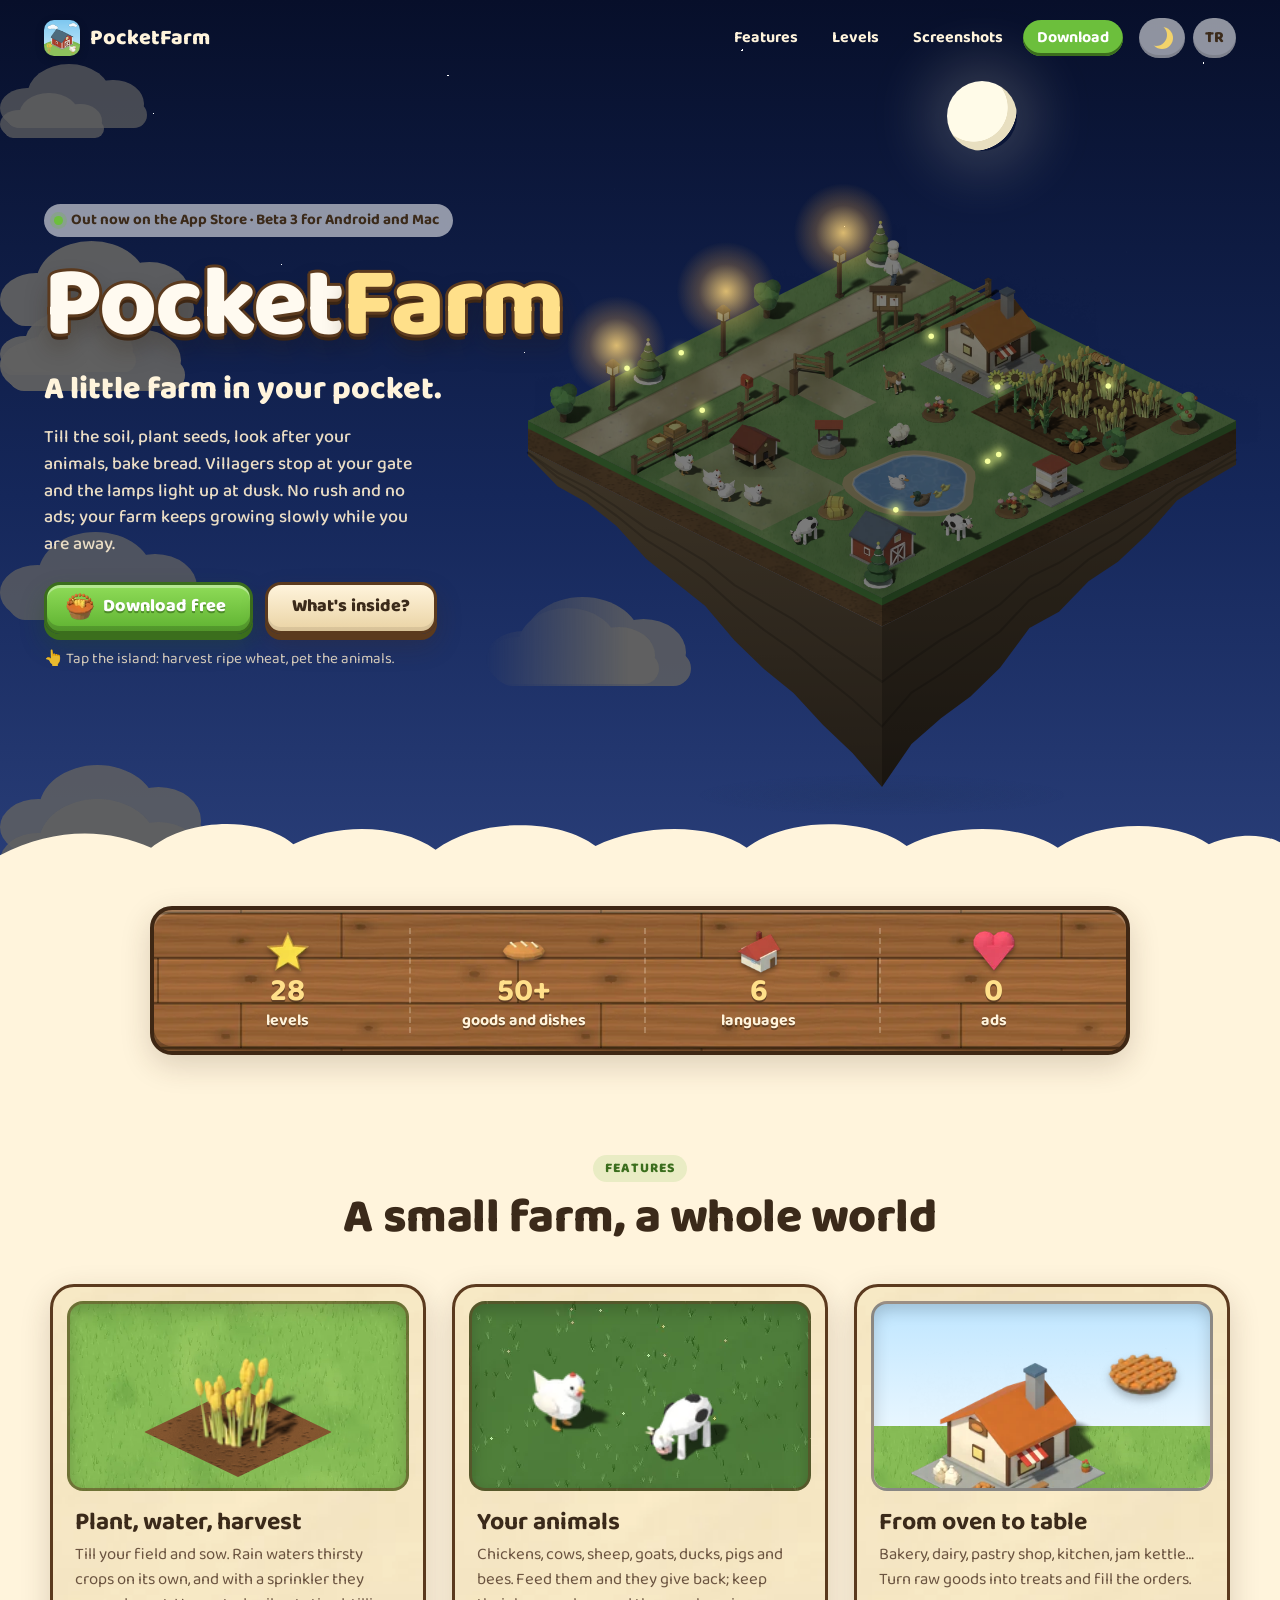
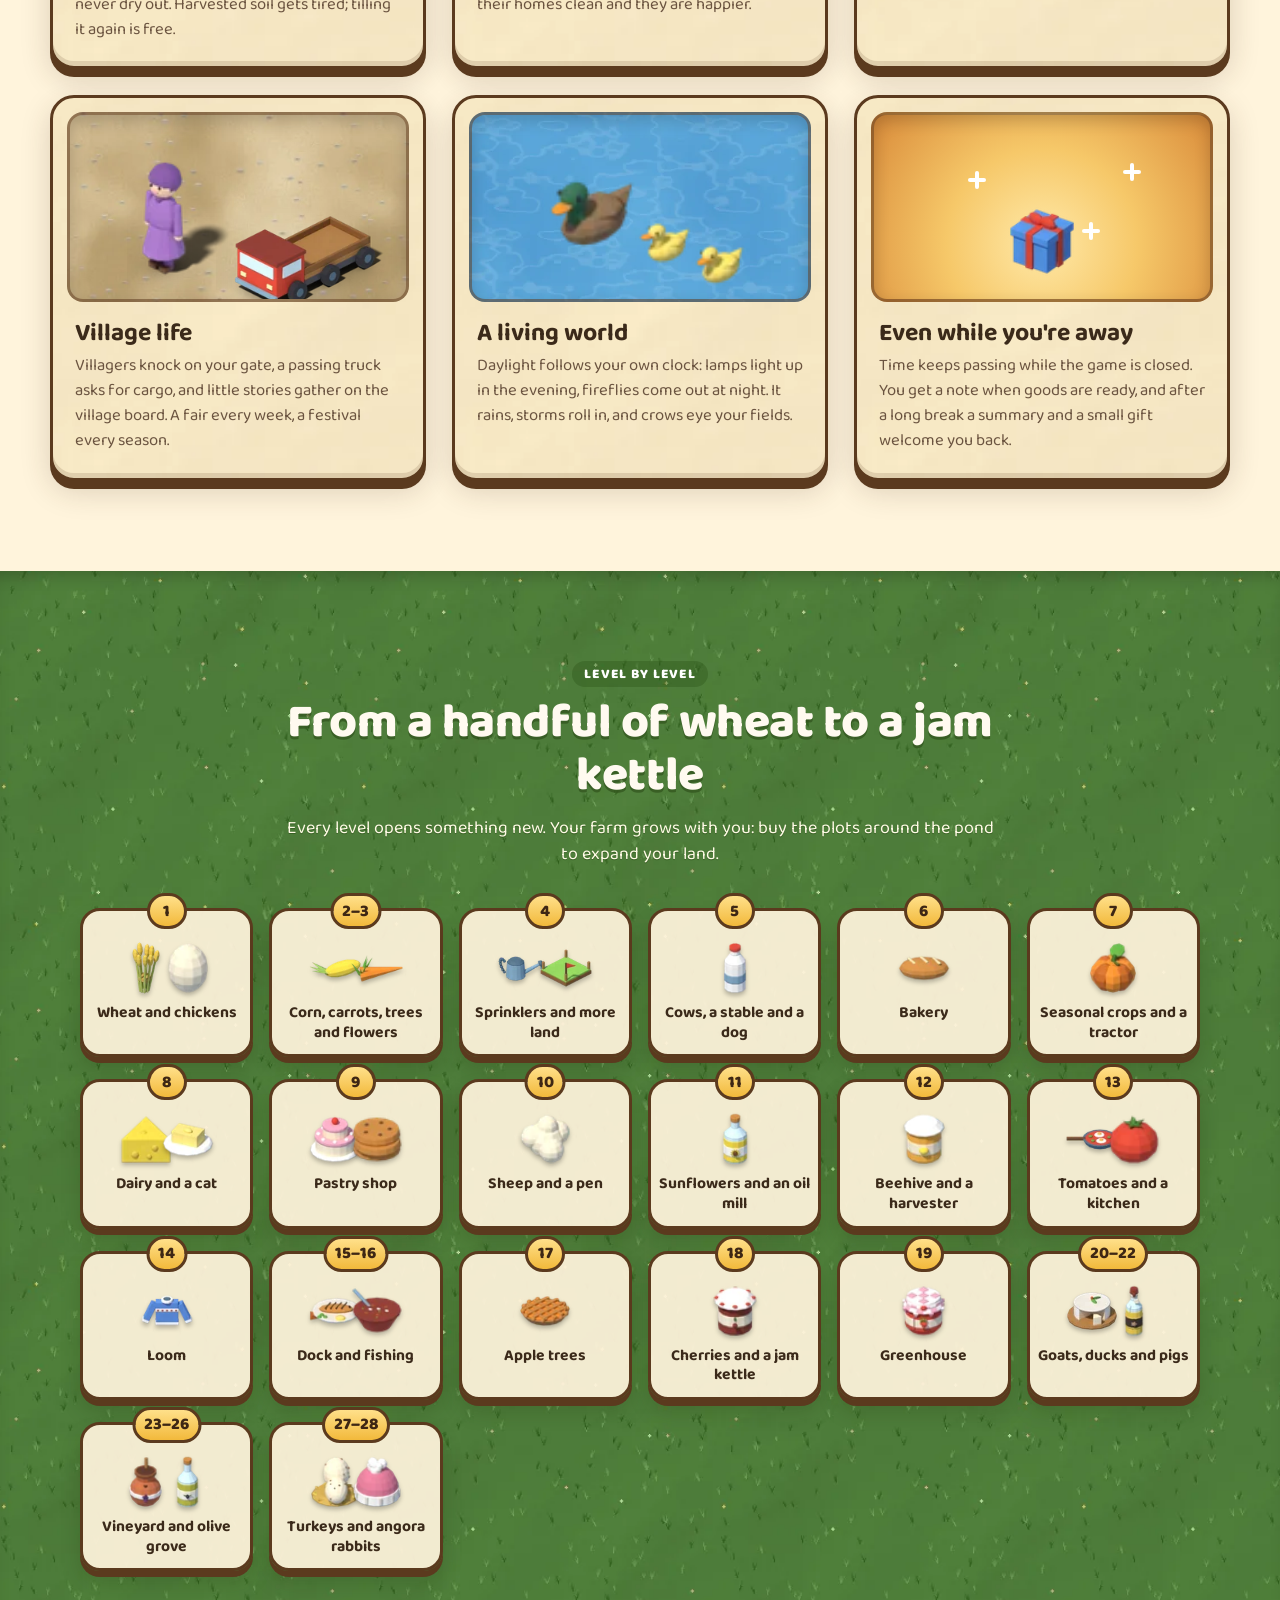
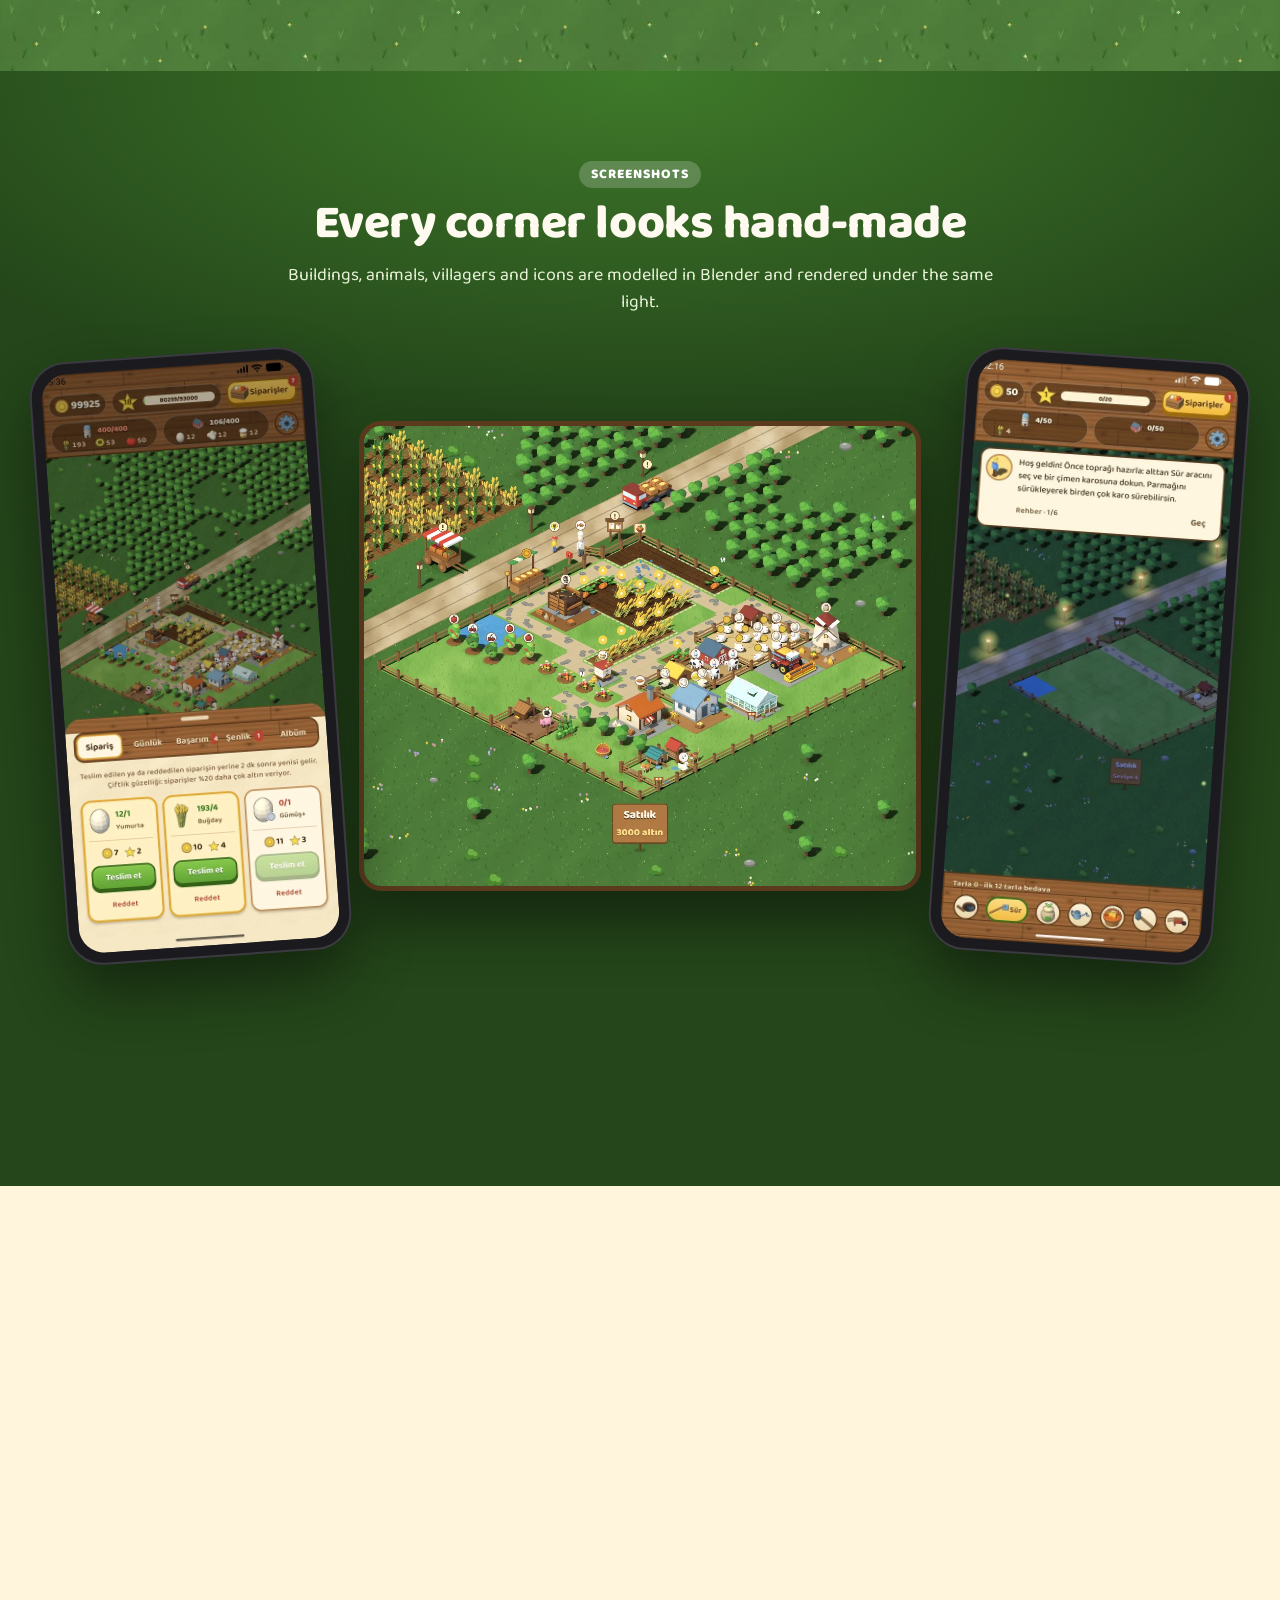
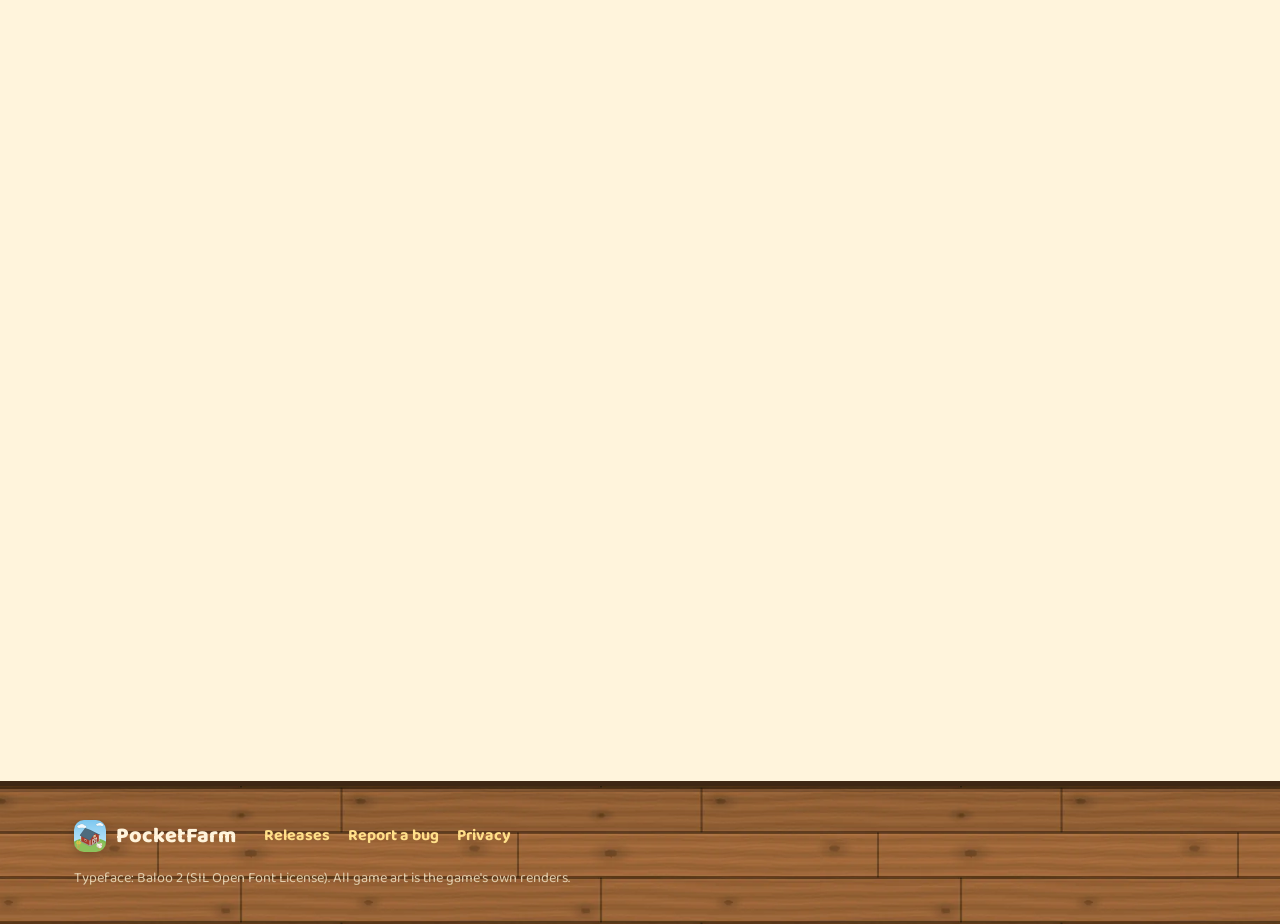
<file: docs/index.html>
<!doctype html>
<html lang="tr">
<head>
<meta charset="utf-8">
<meta name="viewport" content="width=device-width, initial-scale=1, viewport-fit=cover">
<title>PocketFarm — Cebinde küçük bir çiftlik</title>
<meta name="description" content="PocketFarm: el yapımı görünümlü, sakin bir çiftlik oyunu. Ek, biç, hayvanlarına bak, fırında ekmek pişir. iPhone ve iPad için App Store'da; Android ve Mac için ücretsiz beta.">
<meta name="theme-color" content="#7ec8ff">
<meta property="og:type" content="website">
<meta property="og:title" content="PocketFarm — Cebinde küçük bir çiftlik">
<meta property="og:description" content="El yapımı görünümlü, sakin bir çiftlik oyunu. iPhone ve iPad için App Store'da; Android ve Mac için ücretsiz beta.">
<meta property="og:image" content="https://serkantkn.github.io/PocketFarm/assets/og.jpg">
<meta property="og:url" content="https://serkantkn.github.io/PocketFarm/">
<meta name="twitter:card" content="summary_large_image">
<link rel="icon" href="assets/icon-64.png" type="image/png">
<link rel="apple-touch-icon" href="assets/icon-180.png">
<link rel="preload" href="assets/fonts/baloo2.woff2" as="font" type="font/woff2" crossorigin>
<link rel="stylesheet" href="assets/site.css">
</head>
<body>

<header class="hero" id="top" data-time="day">
  <div class="sky" aria-hidden="true">
    <div class="sky-layer" data-for="dawn"></div>
    <div class="sky-layer" data-for="day"></div>
    <div class="sky-layer" data-for="dusk"></div>
    <div class="sky-layer" data-for="night"></div>
    <div class="stars"></div>
    <div class="sun"></div>
    <div class="moon"></div>
    <div class="clouds back"></div>
  </div>

  <nav class="nav">
    <a class="brand" href="#top"><img src="assets/icon-64.png" alt="" width="36" height="36"><span>PocketFarm</span></a>
    <div class="nav-links">
      <a href="#ozellikler" data-i18n="nav.features">Neler var</a>
      <a href="#seviyeler" data-i18n="nav.levels">Seviyeler</a>
      <a href="#gorseller" data-i18n="nav.shots">Görseller</a>
      <a href="#indir" class="nav-cta" data-i18n="nav.download">İndir</a>
    </div>
    <div class="nav-tools">
      <button class="pill time-btn" id="timeBtn" type="button" aria-label="Günün saatini değiştir" data-i18n-aria="time.aria"><span class="time-icon"></span></button>
      <button class="pill lang-btn" id="langBtn" type="button" aria-label="Switch to English">EN</button>
    </div>
  </nav>

  <div class="hero-inner">
    <div class="hero-text">
      <p class="badge"><span class="dot"></span><span data-i18n="hero.badge">App Store'da yayında · Android ve Mac için Beta 3</span></p>
      <h1 class="title">Pocket<span>Farm</span></h1>
      <p class="tagline" data-i18n="hero.tagline">Cebinde küçük bir çiftlik.</p>
      <p class="lead" data-i18n="hero.lead">Toprağı sür, tohum ek, hayvanlarına bak, fırında ekmek pişir. Köylüler kapına gelir, akşam olunca fenerler yanar. Acele yok, reklam yok; çiftliğin sen yokken de yavaş yavaş büyür.</p>
      <div class="cta">
        <a class="btn leaf" href="#indir"><span class="btn-icon" data-sprite="ui_harvest"></span><span data-i18n="hero.cta">Ücretsiz indir</span></a>
        <a class="btn paper" href="#ozellikler" data-i18n="hero.more">Neler var?</a>
      </div>
      <p class="hint" data-i18n="hero.hint">Adaya dokun: olgun buğdayı biç, hayvanları sev.</p>
    </div>
    <div class="island-wrap" id="islandWrap">
      <div class="island-float">
        <div class="island" id="island" role="img" aria-label="Gökte süzülen küçük bir çiftlik adası: fırın, kümes, tarla, gölet, yolda yürüyen köylüler" data-i18n-aria="hero.islandAria"></div>
      </div>
      <div class="island-shadow"></div>
      <div class="coin-pop" id="coinPill" hidden><span data-sprite="ui_coin"></span><b id="coinCount">0</b></div>
    </div>
  </div>

  <div class="clouds front" aria-hidden="true"></div>
  <div class="birds" id="birds" aria-hidden="true"></div>
  <svg class="cloud-bank" viewBox="0 0 1440 120" preserveAspectRatio="none" aria-hidden="true"><path d="M0,70 C60,40 120,40 170,62 C210,30 290,26 330,58 C380,34 450,36 490,64 C540,28 630,30 670,60 C720,36 800,34 840,62 C890,26 980,30 1020,60 C1070,34 1150,36 1190,62 C1240,30 1320,32 1360,58 C1395,44 1425,48 1440,56 L1440,120 L0,120 Z"/></svg>
</header>

<main>
  <section class="stats" aria-label="Kısaca">
    <ul>
      <li class="reveal"><span data-sprite="ui_star"></span><b>28</b><span data-i18n="stats.levels">seviye</span></li>
      <li class="reveal"><span data-sprite="item_bread"></span><b>50+</b><span data-i18n="stats.goods">ürün ve yemek</span></li>
      <li class="reveal"><span data-sprite="ui_home"></span><b>6</b><span data-i18n="stats.langs">dil</span></li>
      <li class="reveal"><span data-sprite="ui_heart"></span><b>0</b><span data-i18n="stats.ads">reklam</span></li>
    </ul>
  </section>

  <section class="features" id="ozellikler">
    <div class="section-head reveal">
      <p class="eyebrow" data-i18n="feat.eyebrow">Neler var</p>
      <h2 data-i18n="feat.title">Küçük bir çiftlik, kocaman bir dünya</h2>
    </div>
    <div class="cards">
      <article class="card reveal">
        <div class="vignette v-soil"><div class="grow" id="growDemo"></div><span class="drop" data-sprite="ui_water"></span></div>
        <h3 data-i18n="f1.t">Ek, sula, biç</h3>
        <p data-i18n="f1.d">Tarlanı sür, tohumu ek. Yağmur susuz ekinleri kendisi sular, fıskiye kurarsan hiç kurumazlar. Biçtiğin toprak yorulur; yeniden sürmek bedava.</p>
      </article>
      <article class="card reveal">
        <div class="vignette v-grass"><span class="actor" data-anim="animal_chicken_walk_se" data-scale="1.5" style="--x:26%;--y:66%"></span><span class="actor" data-anim="animal_cow_eat_sw" data-scale="1.3" style="--x:64%;--y:78%"></span></div>
        <h3 data-i18n="f2.t">Hayvanların</h3>
        <p data-i18n="f2.d">Tavuk, inek, koyun, keçi, ördek, domuz ve arılar. Besledikçe ürün verirler; evlerini temiz tutarsan daha mutlu olurlar.</p>
      </article>
      <article class="card reveal">
        <div class="vignette v-wood"><span class="still" data-sprite="object_bakery" style="--x:40%;--y:92%;--s:1.05"></span><div class="carousel" id="goods"></div></div>
        <h3 data-i18n="f3.t">Fırından sofraya</h3>
        <p data-i18n="f3.d">Fırın, mandıra, pastane, mutfak, reçel kazanı… Ham ürünü işle, siparişleri yetiştir. Menemen de var.</p>
      </article>
      <article class="card reveal">
        <div class="vignette v-road"><span class="actor" data-anim="villager_granny_idle_sw" data-scale="1.5" style="--x:28%;--y:82%"></span><span class="still" data-sprite="world_truck" style="--x:70%;--y:86%;--s:1.05"></span><span class="bubble" data-sprite="ui_orders"></span></div>
        <h3 data-i18n="f4.t">Köy hayatı</h3>
        <p data-i18n="f4.d">Kapına köylüler gelir, yoldan geçen kamyon yük ister, köy panosunda küçük hikâyeler birikir. Haftada bir panayır, her mevsim bir şenlik.</p>
      </article>
      <article class="card reveal">
        <div class="vignette v-water"><span class="actor" data-anim="bird_duck_brown_swim_sw" data-scale="2.2" style="--x:36%;--y:58%"></span><span class="actor" data-anim="bird_duckling_swim_sw" data-scale="2.2" style="--x:58%;--y:72%"></span><span class="actor" data-anim="bird_duckling_swim_sw" data-scale="2.2" style="--x:74%;--y:84%"></span></div>
        <h3 data-i18n="f5.t">Yaşayan dünya</h3>
        <p data-i18n="f5.d">Gün ışığı senin saatini izler: akşam fenerler yanar, gece ateş böcekleri çıkar. Yağmur yağar, fırtına çıkar, kargalar tarlana dadanır.</p>
      </article>
      <article class="card reveal">
        <div class="vignette v-gift"><span class="still pulse" data-sprite="ui_gift" style="--x:50%;--y:78%;--s:1.5"></span><span class="spark" style="--x:28%;--y:30%"></span><span class="spark" style="--x:74%;--y:26%"></span><span class="spark" style="--x:62%;--y:58%"></span></div>
        <h3 data-i18n="f6.t">Sen yokken de</h3>
        <p data-i18n="f6.d">Oyun kapalıyken zaman işlemeye devam eder. Ürünler hazır olunca haber verir; uzun bir aradan sonra seni neler olduğunun özeti ve küçük bir hediye karşılar.</p>
      </article>
    </div>
  </section>

  <section class="levels" id="seviyeler">
    <div class="section-head reveal">
      <p class="eyebrow" data-i18n="lv.eyebrow">Seviyeden seviyeye</p>
      <h2 data-i18n="lv.title">Bir avuç buğdaydan reçel kazanına</h2>
      <p class="sub" data-i18n="lv.sub">Her seviye yeni bir şey açar. Çiftliğin de seninle büyür: göletin çevresindeki parselleri alarak arazini genişletirsin.</p>
    </div>
    <ol class="path" id="levelPath"></ol>
  </section>

  <section class="gallery" id="gorseller">
    <div class="section-head reveal light">
      <p class="eyebrow" data-i18n="gal.eyebrow">Görseller</p>
      <h2 data-i18n="gal.title">Her köşesi elle yapılmış gibi</h2>
      <p class="sub" data-i18n="gal.sub">Binalar, hayvanlar, köylüler ve simgeler Blender'da modellenip aynı ışıkla render edildi.</p>
    </div>
    <div class="shots">
      <figure class="phone reveal tilt-l"><img src="assets/shots/orders.webp" width="540" height="1200" loading="lazy" alt="Sipariş panosu: yumurta, buğday ve gümüş kalite yumurta siparişleri" data-i18n-alt="gal.a1"></figure>
      <figure class="wide reveal"><img src="assets/shots/farm.webp" width="1080" height="900" loading="lazy" alt="Çitle çevrili çiftlik: tarlalar, fırın, ahır, sera, yol kenarında tezgâh ve kamyon" data-i18n-alt="gal.a2"></figure>
      <figure class="phone reveal tilt-r"><img src="assets/shots/start-night.webp" width="540" height="1200" loading="lazy" alt="İlk açılış, gece: rehber kartı ve yanan fenerler" data-i18n-alt="gal.a3"></figure>
    </div>
  </section>

  <section class="download" id="indir">
    <div class="board reveal">
      <div class="board-ropes" aria-hidden="true"><i></i><i></i></div>
      <div class="board-face">
        <p class="eyebrow" data-i18n="dl.eyebrow">İndir</p>
        <h2 data-i18n="dl.title">Çiftliğin seni bekliyor</h2>
        <p class="version"><span data-i18n="dl.version">Son sürüm:</span> <b id="relName">PocketFarm 1.0.0 beta 1</b></p>
        <div class="platforms">
          <div class="platform">
            <svg viewBox="0 0 48 48" aria-hidden="true"><rect x="13" y="4" width="22" height="40" rx="5"/><rect x="17" y="9" width="14" height="27" rx="1.5" class="screen"/><circle cx="24" cy="40" r="1.6" class="screen"/></svg>
            <h3>Android</h3>
            <p data-i18n="dl.android">Telefon ve tablet · Android 9 ve üstü</p>
            <a class="btn leaf" id="apkLink" href="https://github.com/serkantkn/PocketFarm/releases/download/v1.0.0_beta-1/PocketFarm-1.0.0_beta-1.apk"><span data-i18n="dl.apk">APK indir</span> <small id="apkSize">34 MB</small></a>
          </div>
          <div class="platform">
            <svg viewBox="0 0 48 48" aria-hidden="true"><rect x="7" y="9" width="34" height="23" rx="3"/><rect x="10.5" y="12.5" width="27" height="16" rx="1" class="screen"/><path d="M3 35h42l-3 4H6z"/></svg>
            <h3>Mac</h3>
            <p data-i18n="dl.mac">Apple çipli Mac (M1 ve sonrası)</p>
            <a class="btn leaf" id="dmgLink" href="https://github.com/serkantkn/PocketFarm/releases/download/v1.0.0_beta-1/PocketFarm-1.0.0_beta-1-mac.dmg"><span data-i18n="dl.dmg">DMG indir</span> <small id="dmgSize">109 MB</small></a>
          </div>
          <div class="platform">
            <svg viewBox="0 0 48 48" aria-hidden="true"><rect x="8" y="5" width="22" height="38" rx="5"/><rect x="11.5" y="10" width="15" height="28" rx="1.5" class="screen"/><rect x="26" y="15" width="16" height="25" rx="3"/><rect x="28.5" y="18" width="11" height="19" rx="1" class="screen"/></svg>
            <h3 data-i18n="dl.iosName">iPhone ve iPad</h3>
            <p data-i18n="dl.ios">App Store'da ücretsiz</p>
            <a class="btn leaf" id="appStoreLink" href="https://apps.apple.com/app/id6829665730"><span data-i18n="dl.appstore">App Store'dan indir</span></a>
          </div>
        </div>
        <div class="sync"><span data-sprite="ui_home"></span><p data-i18n="dl.sync">İstersen Play Oyunlar, Google ya da Apple hesabınla giriş yap: çiftliğin telefon, tablet ve Mac arasında seninle gelir. Giriş yapmadan da her şey oynanır.</p></div>
        <details class="howto">
          <summary data-i18n="dl.howto">Kurulumda takılırsan</summary>
          <div class="howto-body">
            <p><b>Android:</b> <span data-i18n="dl.howA">APK'yı indirip aç. Telefon bilinmeyen kaynaklardan yüklemeye izin vermeni isteyebilir; izin verip kurulumu tamamla.</span></p>
            <p><b>Mac:</b> <span data-i18n="dl.howM">DMG'yi aç, PocketFarm'ı Uygulamalar klasörüne sürükle. Uygulama henüz Apple onayından geçmediği için ilk açılışta macOS onu durdurur: Sistem Ayarları → Gizlilik ve Güvenlik'te en alttaki “Yine de Aç” düğmesine bas.</span></p>
            <p data-i18n="dl.howB">Bu bir beta: hatalarla karşılaşabilirsin. Bir sorun görürsen GitHub'da bir issue açman çok yardımcı olur.</p>
          </div>
        </details>
        <p class="all"><a href="https://github.com/serkantkn/PocketFarm/releases" data-i18n="dl.all">Bütün sürümler ve sürüm notları →</a></p>
      </div>
    </div>
  </section>

  <section class="privacy" id="gizlilik">
    <div class="paper-note reveal">
      <h2 data-i18n="pv.title">Gizlilik</h2>
      <p data-i18n="pv.p1">Reklam, analiz ve izleme yok. Giriş yapmazsan çiftliğin yalnızca cihazında durur.</p>
      <p data-i18n="pv.p2">Giriş yaparsan çiftlik kaydın, seviyen, altının ve cihazının adı hesabına bağlı olarak Google Firebase'de saklanır. Hesabını ve buluttaki kaydını istediğin an oyunun Ayarlar bölümünden silebilirsin.</p>
      <p data-i18n="pv.p3">Oyun, saat ileri alınarak kazanç elde edilmesin diye açılışta internetten saati sorar. Bu site de çerez kullanmaz; yalnızca son sürümü öğrenmek için GitHub'a sorar.</p>
      <p class="pv-links"><a href="gizlilik.html">Gizlilik politikası · Privacy policy</a> · <a href="hesap-silme.html">Hesap silme · Account deletion</a></p>
    </div>
  </section>
</main>

<footer class="footer">
  <div class="footer-inner">
    <a class="brand" href="#top"><img src="assets/icon-64.png" alt="" width="32" height="32"><span>PocketFarm</span></a>
    <nav>
      <a href="https://github.com/serkantkn/PocketFarm/releases" data-i18n="ft.releases">Sürümler</a>
      <a href="https://github.com/serkantkn/PocketFarm/issues" data-i18n="ft.issues">Hata bildir</a>
      <a href="gizlilik.html" data-i18n="ft.privacy">Gizlilik</a>
    </nav>
    <p class="small" data-i18n="ft.note">Yazı tipi: Baloo 2 (SIL Open Font License). Bütün oyun görselleri oyunun kendi render'larıdır.</p>
  </div>
</footer>

<script src="assets/site.js" defer></script>
</body>
</html>
</file>
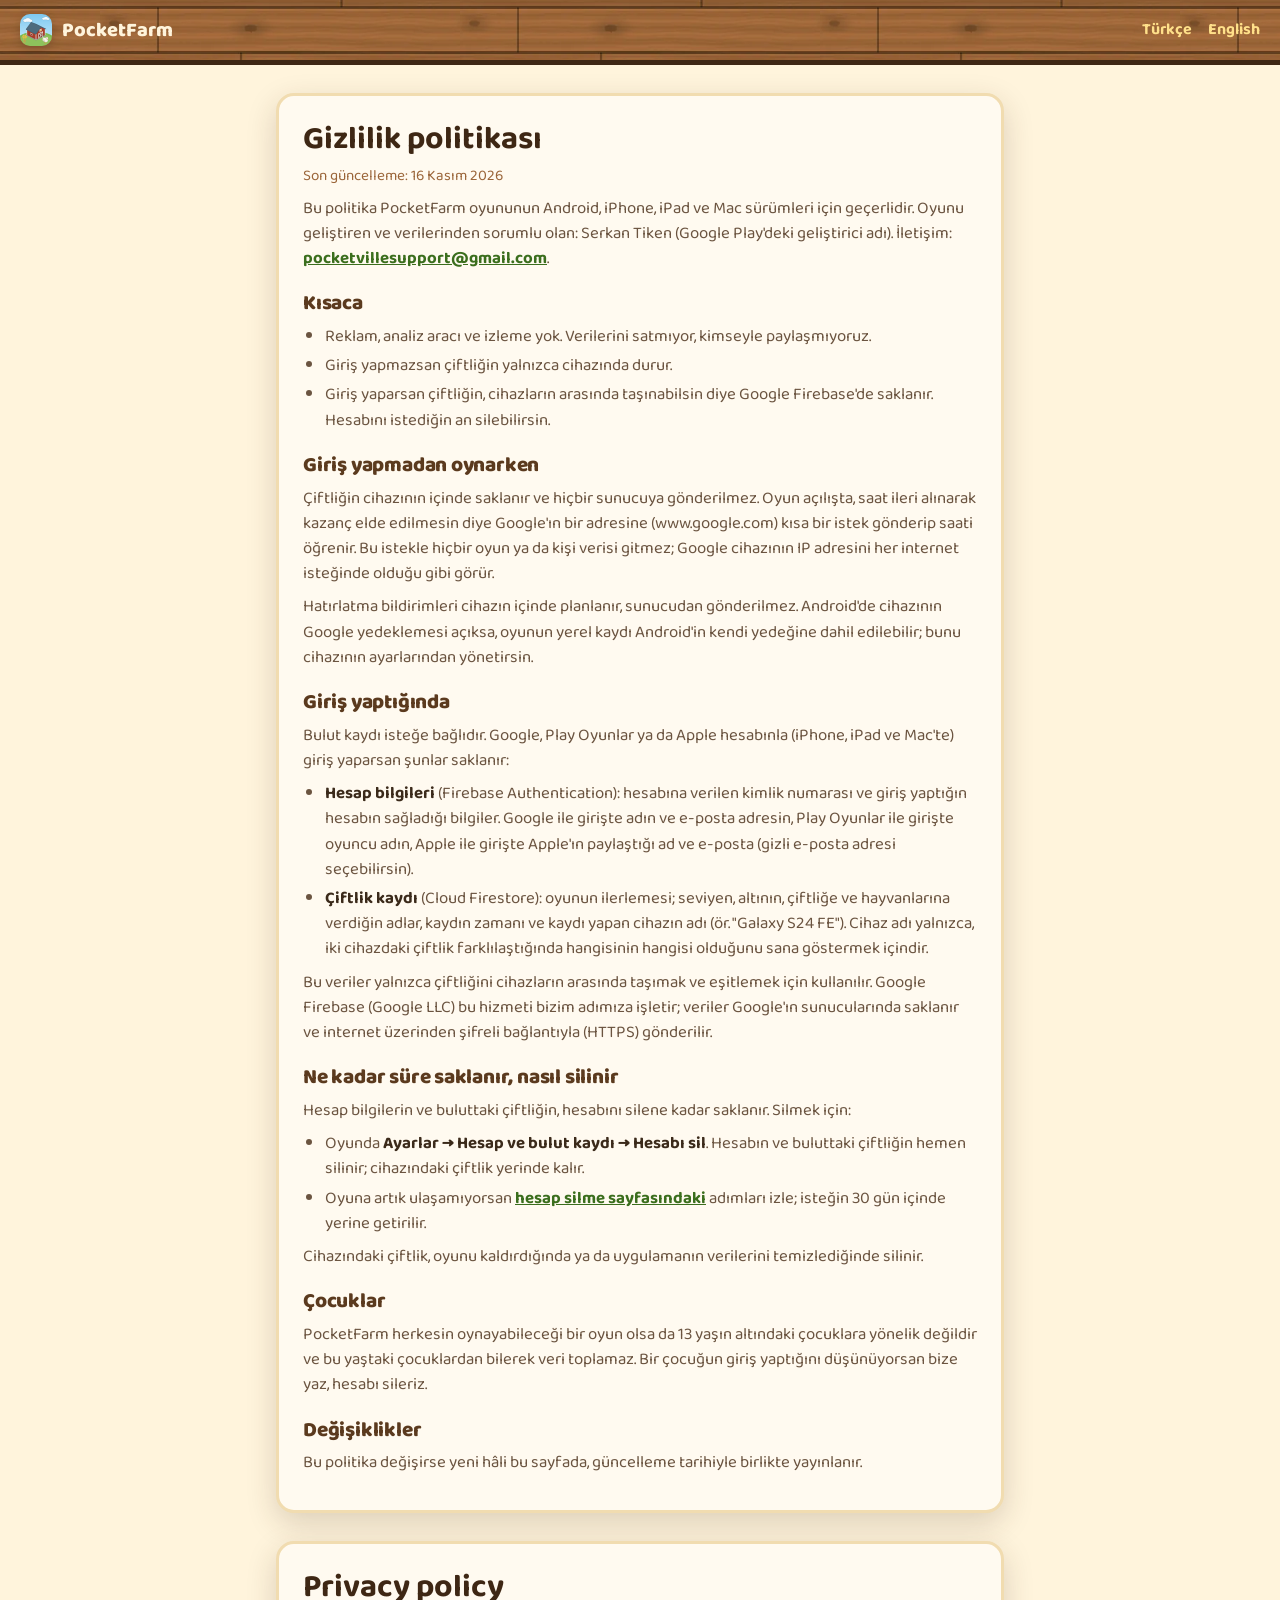
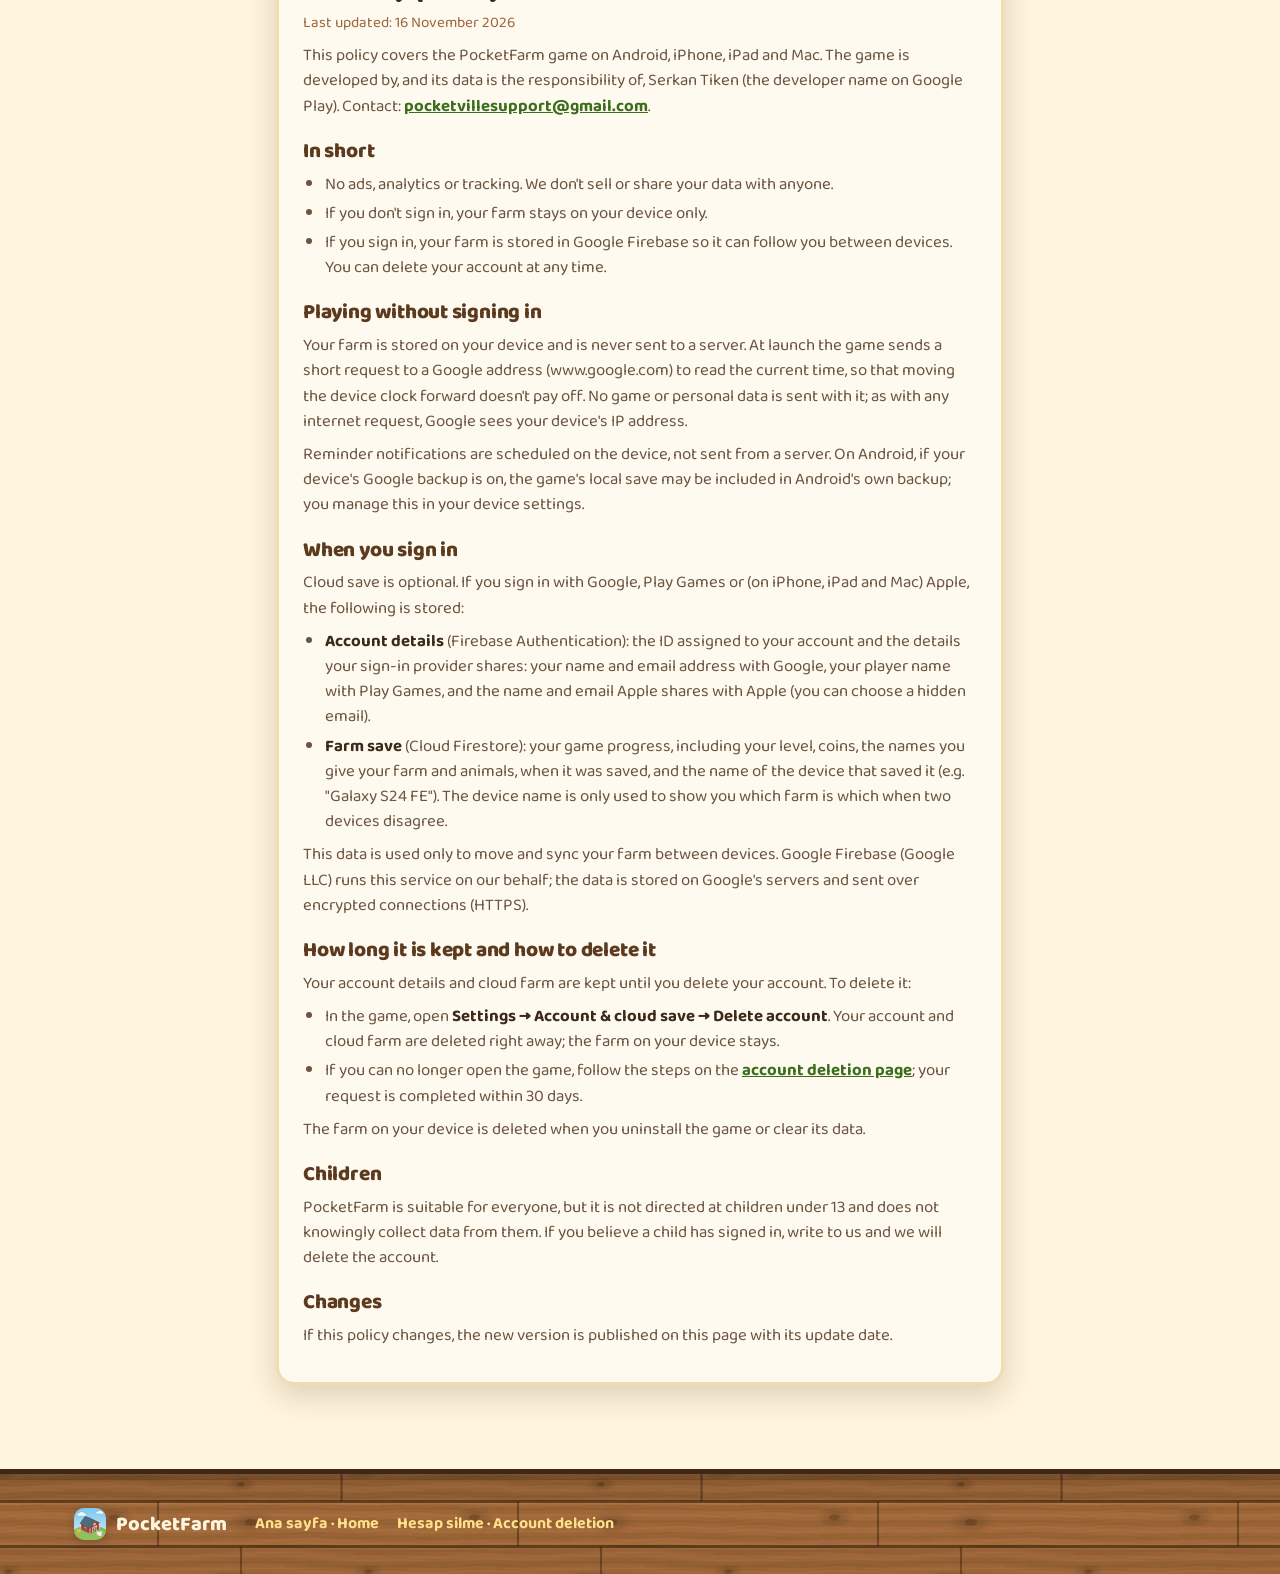
<file: docs/gizlilik.html>
<!doctype html>
<html lang="tr">
<head>
<meta charset="utf-8">
<meta name="viewport" content="width=device-width, initial-scale=1, viewport-fit=cover">
<title>PocketFarm — Gizlilik politikası</title>
<meta name="description" content="PocketFarm gizlilik politikası: hangi verilerin nerede ve ne kadar süre saklandığı, nasıl silindiği.">
<meta name="theme-color" content="#9a6438">
<link rel="icon" href="assets/icon-64.png" type="image/png">
<link rel="stylesheet" href="assets/site.css">
<link rel="stylesheet" href="assets/doc.css">
</head>
<body class="doc">

<header class="doc-head">
  <a class="brand" href="./"><img src="assets/icon-64.png" alt="" width="32" height="32"><span>PocketFarm</span></a>
  <nav><a href="#tr">Türkçe</a><a href="#en">English</a></nav>
</header>

<main class="doc-main">
  <article id="tr" lang="tr">
    <h1>Gizlilik politikası</h1>
    <p class="meta">Son güncelleme: 16 Kasım 2026</p>

    <p>Bu politika PocketFarm oyununun Android, iPhone, iPad ve Mac sürümleri için geçerlidir. Oyunu geliştiren ve verilerinden sorumlu olan: Serkan Tiken (Google Play'deki geliştirici adı). İletişim: <a href="mailto:pocketvillesupport@gmail.com">pocketvillesupport@gmail.com</a>.</p>

    <h2>Kısaca</h2>
    <ul>
      <li>Reklam, analiz aracı ve izleme yok. Verilerini satmıyor, kimseyle paylaşmıyoruz.</li>
      <li>Giriş yapmazsan çiftliğin yalnızca cihazında durur.</li>
      <li>Giriş yaparsan çiftliğin, cihazların arasında taşınabilsin diye Google Firebase'de saklanır. Hesabını istediğin an silebilirsin.</li>
    </ul>

    <h2>Giriş yapmadan oynarken</h2>
    <p>Çiftliğin cihazının içinde saklanır ve hiçbir sunucuya gönderilmez. Oyun açılışta, saat ileri alınarak kazanç elde edilmesin diye Google'ın bir adresine (www.google.com) kısa bir istek gönderip saati öğrenir. Bu istekle hiçbir oyun ya da kişi verisi gitmez; Google cihazının IP adresini her internet isteğinde olduğu gibi görür.</p>
    <p>Hatırlatma bildirimleri cihazın içinde planlanır, sunucudan gönderilmez. Android'de cihazının Google yedeklemesi açıksa, oyunun yerel kaydı Android'in kendi yedeğine dahil edilebilir; bunu cihazının ayarlarından yönetirsin.</p>

    <h2>Giriş yaptığında</h2>
    <p>Bulut kaydı isteğe bağlıdır. Google, Play Oyunlar ya da Apple hesabınla (iPhone, iPad ve Mac'te) giriş yaparsan şunlar saklanır:</p>
    <ul>
      <li><b>Hesap bilgileri</b> (Firebase Authentication): hesabına verilen kimlik numarası ve giriş yaptığın hesabın sağladığı bilgiler. Google ile girişte adın ve e-posta adresin, Play Oyunlar ile girişte oyuncu adın, Apple ile girişte Apple'ın paylaştığı ad ve e-posta (gizli e-posta adresi seçebilirsin).</li>
      <li><b>Çiftlik kaydı</b> (Cloud Firestore): oyunun ilerlemesi; seviyen, altının, çiftliğe ve hayvanlarına verdiğin adlar, kaydın zamanı ve kaydı yapan cihazın adı (ör. "Galaxy S24 FE"). Cihaz adı yalnızca, iki cihazdaki çiftlik farklılaştığında hangisinin hangisi olduğunu sana göstermek içindir.</li>
    </ul>
    <p>Bu veriler yalnızca çiftliğini cihazların arasında taşımak ve eşitlemek için kullanılır. Google Firebase (Google LLC) bu hizmeti bizim adımıza işletir; veriler Google'ın sunucularında saklanır ve internet üzerinden şifreli bağlantıyla (HTTPS) gönderilir.</p>

    <h2>Ne kadar süre saklanır, nasıl silinir</h2>
    <p>Hesap bilgilerin ve buluttaki çiftliğin, hesabını silene kadar saklanır. Silmek için:</p>
    <ul>
      <li>Oyunda <b>Ayarlar → Hesap ve bulut kaydı → Hesabı sil</b>. Hesabın ve buluttaki çiftliğin hemen silinir; cihazındaki çiftlik yerinde kalır.</li>
      <li>Oyuna artık ulaşamıyorsan <a href="hesap-silme.html">hesap silme sayfasındaki</a> adımları izle; isteğin 30 gün içinde yerine getirilir.</li>
    </ul>
    <p>Cihazındaki çiftlik, oyunu kaldırdığında ya da uygulamanın verilerini temizlediğinde silinir.</p>

    <h2>Çocuklar</h2>
    <p>PocketFarm herkesin oynayabileceği bir oyun olsa da 13 yaşın altındaki çocuklara yönelik değildir ve bu yaştaki çocuklardan bilerek veri toplamaz. Bir çocuğun giriş yaptığını düşünüyorsan bize yaz, hesabı sileriz.</p>

    <h2>Değişiklikler</h2>
    <p>Bu politika değişirse yeni hâli bu sayfada, güncelleme tarihiyle birlikte yayınlanır.</p>
  </article>

  <article id="en" lang="en">
    <h1>Privacy policy</h1>
    <p class="meta">Last updated: 16 November 2026</p>

    <p>This policy covers the PocketFarm game on Android, iPhone, iPad and Mac. The game is developed by, and its data is the responsibility of, Serkan Tiken (the developer name on Google Play). Contact: <a href="mailto:pocketvillesupport@gmail.com">pocketvillesupport@gmail.com</a>.</p>

    <h2>In short</h2>
    <ul>
      <li>No ads, analytics or tracking. We don't sell or share your data with anyone.</li>
      <li>If you don't sign in, your farm stays on your device only.</li>
      <li>If you sign in, your farm is stored in Google Firebase so it can follow you between devices. You can delete your account at any time.</li>
    </ul>

    <h2>Playing without signing in</h2>
    <p>Your farm is stored on your device and is never sent to a server. At launch the game sends a short request to a Google address (www.google.com) to read the current time, so that moving the device clock forward doesn't pay off. No game or personal data is sent with it; as with any internet request, Google sees your device's IP address.</p>
    <p>Reminder notifications are scheduled on the device, not sent from a server. On Android, if your device's Google backup is on, the game's local save may be included in Android's own backup; you manage this in your device settings.</p>

    <h2>When you sign in</h2>
    <p>Cloud save is optional. If you sign in with Google, Play Games or (on iPhone, iPad and Mac) Apple, the following is stored:</p>
    <ul>
      <li><b>Account details</b> (Firebase Authentication): the ID assigned to your account and the details your sign-in provider shares: your name and email address with Google, your player name with Play Games, and the name and email Apple shares with Apple (you can choose a hidden email).</li>
      <li><b>Farm save</b> (Cloud Firestore): your game progress, including your level, coins, the names you give your farm and animals, when it was saved, and the name of the device that saved it (e.g. "Galaxy S24 FE"). The device name is only used to show you which farm is which when two devices disagree.</li>
    </ul>
    <p>This data is used only to move and sync your farm between devices. Google Firebase (Google LLC) runs this service on our behalf; the data is stored on Google's servers and sent over encrypted connections (HTTPS).</p>

    <h2>How long it is kept and how to delete it</h2>
    <p>Your account details and cloud farm are kept until you delete your account. To delete it:</p>
    <ul>
      <li>In the game, open <b>Settings → Account &amp; cloud save → Delete account</b>. Your account and cloud farm are deleted right away; the farm on your device stays.</li>
      <li>If you can no longer open the game, follow the steps on the <a href="hesap-silme.html#en">account deletion page</a>; your request is completed within 30 days.</li>
    </ul>
    <p>The farm on your device is deleted when you uninstall the game or clear its data.</p>

    <h2>Children</h2>
    <p>PocketFarm is suitable for everyone, but it is not directed at children under 13 and does not knowingly collect data from them. If you believe a child has signed in, write to us and we will delete the account.</p>

    <h2>Changes</h2>
    <p>If this policy changes, the new version is published on this page with its update date.</p>
  </article>
</main>

<footer class="footer">
  <div class="footer-inner">
    <a class="brand" href="./"><img src="assets/icon-64.png" alt="" width="32" height="32"><span>PocketFarm</span></a>
    <nav>
      <a href="./">Ana sayfa · Home</a>
      <a href="hesap-silme.html">Hesap silme · Account deletion</a>
    </nav>
  </div>
</footer>
</body>
</html>
</file>
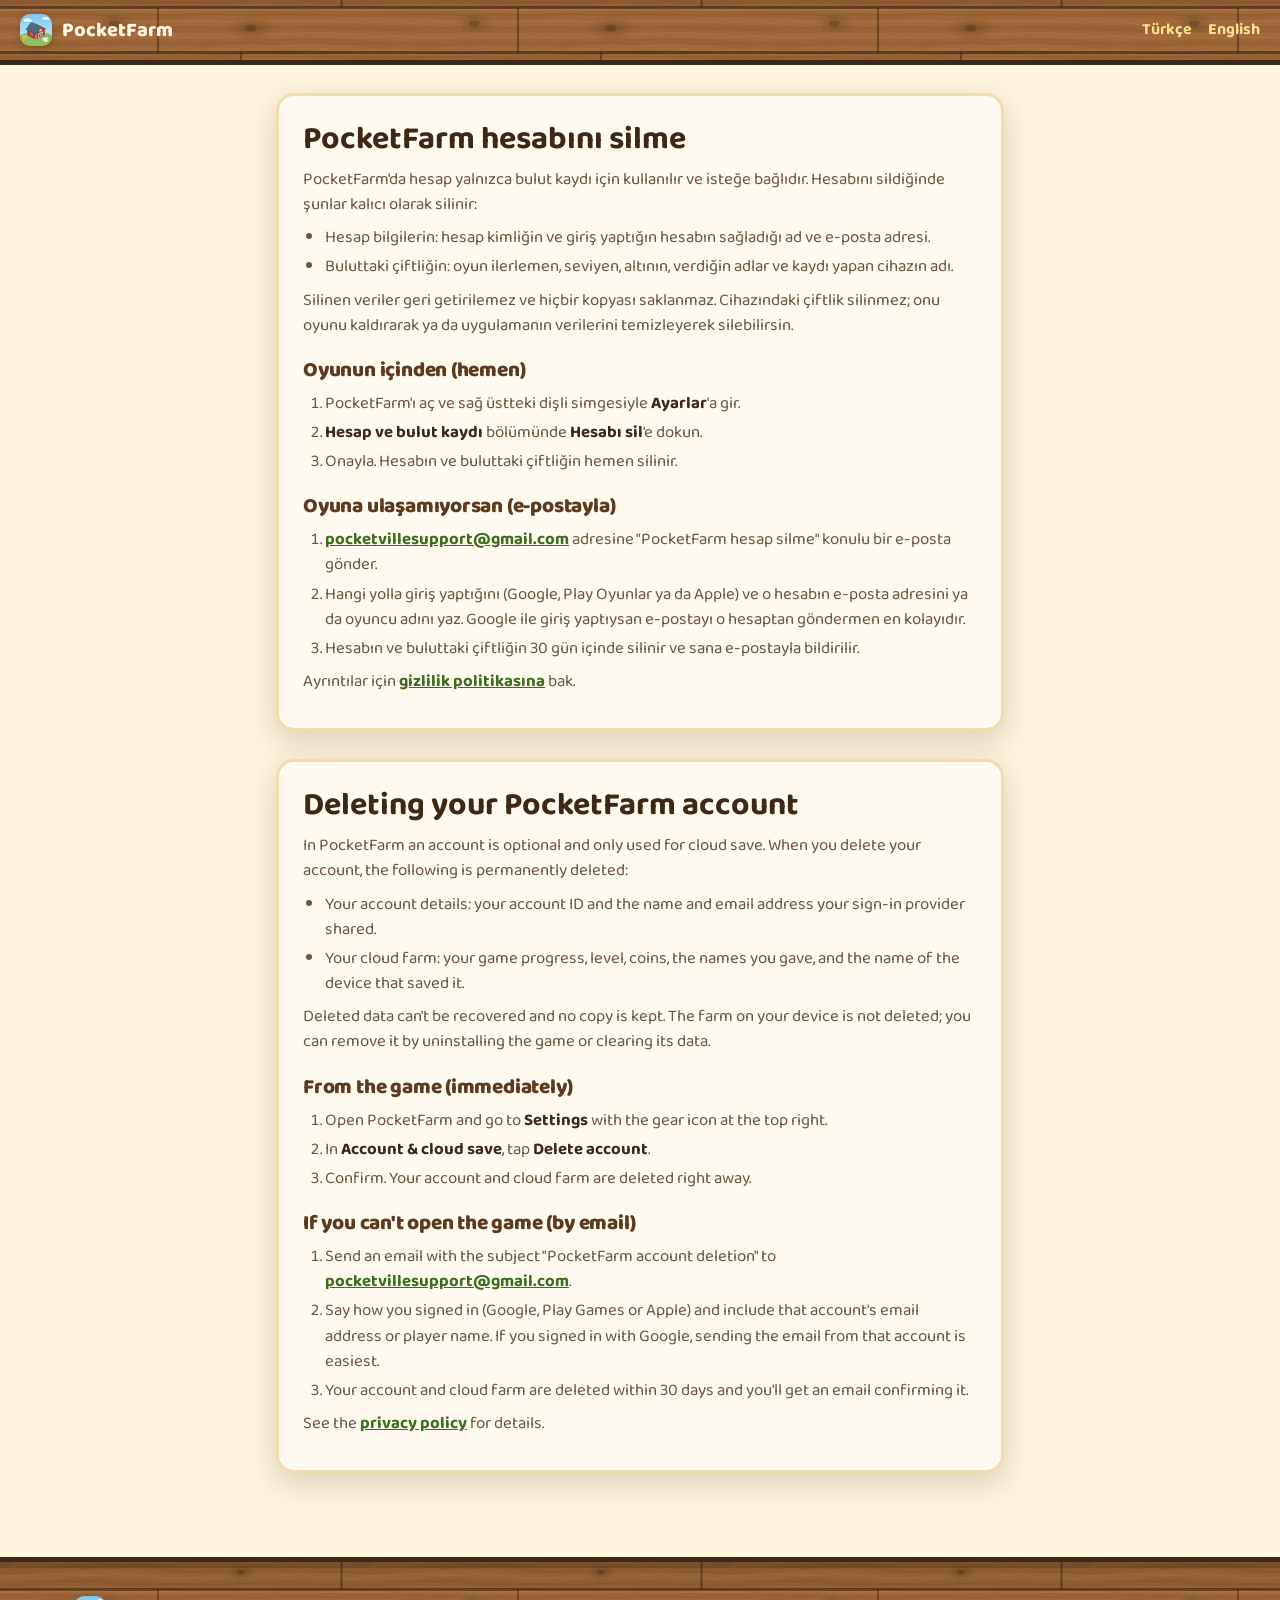
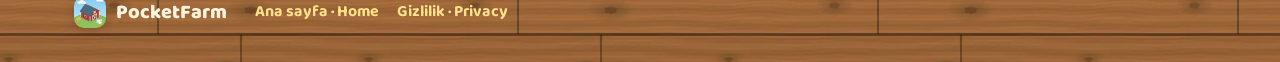
<file: docs/hesap-silme.html>
<!doctype html>
<html lang="tr">
<head>
<meta charset="utf-8">
<meta name="viewport" content="width=device-width, initial-scale=1, viewport-fit=cover">
<title>PocketFarm — Hesap silme</title>
<meta name="description" content="PocketFarm hesabını ve buluttaki çiftliğini nasıl silersin.">
<meta name="theme-color" content="#9a6438">
<link rel="icon" href="assets/icon-64.png" type="image/png">
<link rel="stylesheet" href="assets/site.css">
<link rel="stylesheet" href="assets/doc.css">
</head>
<body class="doc">

<header class="doc-head">
  <a class="brand" href="./"><img src="assets/icon-64.png" alt="" width="32" height="32"><span>PocketFarm</span></a>
  <nav><a href="#tr">Türkçe</a><a href="#en">English</a></nav>
</header>

<main class="doc-main">
  <article id="tr" lang="tr">
    <h1>PocketFarm hesabını silme</h1>
    <p>PocketFarm'da hesap yalnızca bulut kaydı için kullanılır ve isteğe bağlıdır. Hesabını sildiğinde şunlar kalıcı olarak silinir:</p>
    <ul>
      <li>Hesap bilgilerin: hesap kimliğin ve giriş yaptığın hesabın sağladığı ad ve e-posta adresi.</li>
      <li>Buluttaki çiftliğin: oyun ilerlemen, seviyen, altının, verdiğin adlar ve kaydı yapan cihazın adı.</li>
    </ul>
    <p>Silinen veriler geri getirilemez ve hiçbir kopyası saklanmaz. Cihazındaki çiftlik silinmez; onu oyunu kaldırarak ya da uygulamanın verilerini temizleyerek silebilirsin.</p>

    <h2>Oyunun içinden (hemen)</h2>
    <ol>
      <li>PocketFarm'ı aç ve sağ üstteki dişli simgesiyle <b>Ayarlar</b>'a gir.</li>
      <li><b>Hesap ve bulut kaydı</b> bölümünde <b>Hesabı sil</b>'e dokun.</li>
      <li>Onayla. Hesabın ve buluttaki çiftliğin hemen silinir.</li>
    </ol>

    <h2>Oyuna ulaşamıyorsan (e-postayla)</h2>
    <ol>
      <li><a href="mailto:pocketvillesupport@gmail.com?subject=PocketFarm%20hesap%20silme">pocketvillesupport@gmail.com</a> adresine "PocketFarm hesap silme" konulu bir e-posta gönder.</li>
      <li>Hangi yolla giriş yaptığını (Google, Play Oyunlar ya da Apple) ve o hesabın e-posta adresini ya da oyuncu adını yaz. Google ile giriş yaptıysan e-postayı o hesaptan göndermen en kolayıdır.</li>
      <li>Hesabın ve buluttaki çiftliğin 30 gün içinde silinir ve sana e-postayla bildirilir.</li>
    </ol>
    <p>Ayrıntılar için <a href="gizlilik.html">gizlilik politikasına</a> bak.</p>
  </article>

  <article id="en" lang="en">
    <h1>Deleting your PocketFarm account</h1>
    <p>In PocketFarm an account is optional and only used for cloud save. When you delete your account, the following is permanently deleted:</p>
    <ul>
      <li>Your account details: your account ID and the name and email address your sign-in provider shared.</li>
      <li>Your cloud farm: your game progress, level, coins, the names you gave, and the name of the device that saved it.</li>
    </ul>
    <p>Deleted data can't be recovered and no copy is kept. The farm on your device is not deleted; you can remove it by uninstalling the game or clearing its data.</p>

    <h2>From the game (immediately)</h2>
    <ol>
      <li>Open PocketFarm and go to <b>Settings</b> with the gear icon at the top right.</li>
      <li>In <b>Account &amp; cloud save</b>, tap <b>Delete account</b>.</li>
      <li>Confirm. Your account and cloud farm are deleted right away.</li>
    </ol>

    <h2>If you can't open the game (by email)</h2>
    <ol>
      <li>Send an email with the subject "PocketFarm account deletion" to <a href="mailto:pocketvillesupport@gmail.com?subject=PocketFarm%20account%20deletion">pocketvillesupport@gmail.com</a>.</li>
      <li>Say how you signed in (Google, Play Games or Apple) and include that account's email address or player name. If you signed in with Google, sending the email from that account is easiest.</li>
      <li>Your account and cloud farm are deleted within 30 days and you'll get an email confirming it.</li>
    </ol>
    <p>See the <a href="gizlilik.html#en">privacy policy</a> for details.</p>
  </article>
</main>

<footer class="footer">
  <div class="footer-inner">
    <a class="brand" href="./"><img src="assets/icon-64.png" alt="" width="32" height="32"><span>PocketFarm</span></a>
    <nav>
      <a href="./">Ana sayfa · Home</a>
      <a href="gizlilik.html">Gizlilik · Privacy</a>
    </nav>
  </div>
</footer>
</body>
</html>
</file>
<file: docs/assets/site.css>
/* PocketFarm tanıtım sitesi. Renkler oyunun arayüzünden: ahşap, kâğıt, yaprak yeşili, altın. */

@font-face {
  font-family: "Baloo 2";
  src: url("fonts/baloo2.woff2") format("woff2");
  font-weight: 400 800;
  font-display: swap;
}

:root {
  --ink: #3b2a1a;
  --ink-soft: #6b5440;
  --paper: #fff4dc;
  --paper-2: #f1dcb0;
  --wood: #9a6438;
  --wood-dark: #5b3a1e;
  --wood-deep: #3e2714;
  --leaf: #6cbf3c;
  --leaf-dark: #3b6e1d;
  --gold: #f2b93b;
  --gold-light: #ffe08a;
  --cream: #fffaf0;
  --sky-ink: #2a3a56;
  --radius: 18px;
  --shadow: 0 10px 30px rgba(62, 39, 20, .18);
  --hero-ink: var(--ink);
  --hero-ink-soft: var(--ink-soft);
  color-scheme: light;
}

* { box-sizing: border-box; }
html { scroll-behavior: smooth; -webkit-text-size-adjust: 100%; }
body {
  margin: 0;
  font-family: "Baloo 2", ui-rounded, "SF Pro Rounded", system-ui, sans-serif;
  color: var(--ink);
  background: var(--paper);
  line-height: 1.5;
  overflow-x: hidden;
}
img { max-width: 100%; display: block; }
a { color: inherit; }
h1, h2, h3 { line-height: 1.1; margin: 0; }
p { margin: 0; }

/* ---------- Sprite yardımcıları ---------- */
[data-sprite], .actor, .still, .spr { background-repeat: no-repeat; }
.ico {
  display: inline-block;
  background-size: contain;
  background-position: center;
  background-repeat: no-repeat;
}

/* ---------- Kahraman: gökyüzü ---------- */
.hero {
  position: relative;
  min-height: max(720px, 100svh);
  overflow: hidden;
  isolation: isolate;
  color: var(--hero-ink);
  padding-bottom: 90px;
}
.sky { position: absolute; inset: 0; z-index: -2; }
.sky-layer { position: absolute; inset: 0; opacity: 0; transition: opacity 1.6s ease; }
.sky-layer[data-for="dawn"]  { background: linear-gradient(180deg, #8fb7e8 0%, #f7c6a3 55%, #ffe1b8 100%); }
.sky-layer[data-for="day"]   { background: linear-gradient(180deg, #5fb4f2 0%, #9fd6fb 50%, #dff3ff 100%); }
.sky-layer[data-for="dusk"]  { background: linear-gradient(180deg, #3d4f97 0%, #b46a8c 45%, #ffa26b 80%, #ffd38a 100%); }
.sky-layer[data-for="night"] { background: linear-gradient(180deg, #070f2a 0%, #15275a 55%, #2a3f7a 100%); }
.hero[data-time="dawn"]  .sky-layer[data-for="dawn"],
.hero[data-time="day"]   .sky-layer[data-for="day"],
.hero[data-time="dusk"]  .sky-layer[data-for="dusk"],
.hero[data-time="night"] .sky-layer[data-for="night"] { opacity: 1; }

.hero[data-time="dusk"], .hero[data-time="night"] { --hero-ink: #fff4dc; --hero-ink-soft: #e9dcc4; }

.stars {
  position: absolute; inset: 0 0 30% 0; opacity: 0; transition: opacity 1.6s ease;
  background-image:
    radial-gradient(1.5px 1.5px at 12% 18%, #fff 50%, transparent 51%),
    radial-gradient(1px 1px at 22% 42%, #fff 50%, transparent 51%),
    radial-gradient(1.5px 1.5px at 35% 12%, #fff 50%, transparent 51%),
    radial-gradient(1px 1px at 48% 30%, #fff 50%, transparent 51%),
    radial-gradient(2px 2px at 58% 8%, #fff 50%, transparent 51%),
    radial-gradient(1px 1px at 66% 36%, #fff 50%, transparent 51%),
    radial-gradient(1.5px 1.5px at 78% 16%, #fff 50%, transparent 51%),
    radial-gradient(1px 1px at 88% 40%, #fff 50%, transparent 51%),
    radial-gradient(1.5px 1.5px at 94% 10%, #fff 50%, transparent 51%),
    radial-gradient(1px 1px at 6% 52%, #fff 50%, transparent 51%),
    radial-gradient(1px 1px at 41% 56%, #fff 50%, transparent 51%),
    radial-gradient(1px 1px at 72% 60%, #fff 50%, transparent 51%);
  animation: twinkle 5s ease-in-out infinite alternate;
}
.hero[data-time="night"] .stars { opacity: 1; }
.hero[data-time="dusk"] .stars { opacity: .35; }
@keyframes twinkle { from { filter: brightness(.7); } to { filter: brightness(1.3); } }

.sun, .moon {
  position: absolute; width: 110px; height: 110px; border-radius: 50%;
  left: var(--orb-x, 70%); top: var(--orb-y, 12%);
  transition: left 1.6s ease, top 1.6s ease, opacity 1.2s ease;
}
.sun {
  background: radial-gradient(circle at 50% 50%, #fff6c8 0 38%, #ffd96a 39% 54%, rgba(255, 210, 90, .35) 55% 68%, transparent 70%);
  animation: sunpulse 6s ease-in-out infinite;
}
.moon {
  width: 70px; height: 70px; opacity: 0;
  background: radial-gradient(circle at 38% 38%, #fffbe8 0 55%, #e8dfc0 56% 70%, transparent 71%);
  box-shadow: 0 0 60px 20px rgba(255, 248, 220, .18);
}
.hero[data-time="night"] .sun { opacity: 0; }
.hero[data-time="night"] .moon { opacity: 1; }
@keyframes sunpulse { 50% { transform: scale(1.06); } }

/* Bulutlar: JS üretir, CSS kaydırır */
.clouds { position: absolute; inset: 0; pointer-events: none; }
.clouds.back { z-index: 0; }
.clouds.front { z-index: 2; }
.clouds.local { z-index: 8; overflow: hidden; inset: -10% -6%; -webkit-mask-image: linear-gradient(90deg, transparent, #000 18%, #000 82%, transparent); mask-image: linear-gradient(90deg, transparent, #000 18%, #000 82%, transparent); }
.clouds.local .cloud { animation-name: driftLocal; }
@keyframes driftLocal { from { transform: translateX(-260px); } to { transform: translateX(calc(100cqw + 40px)); } }
.island-wrap { container-type: inline-size; }
.cloud {
  position: absolute; left: 0; top: var(--top);
  width: var(--w); height: calc(var(--w) * .42);
  opacity: var(--o, .9);
  animation: drift var(--dur) linear infinite;
  animation-delay: var(--delay);
  will-change: transform;
}
.cloud::before, .cloud::after, .cloud i {
  content: ""; position: absolute; background: #fff; border-radius: 50%;
}
.cloud::before { width: 55%; height: 100%; left: 18%; bottom: 0; }
.cloud::after { width: 40%; height: 75%; right: 6%; bottom: 0; }
.cloud i { width: 36%; height: 62%; left: 0; bottom: 0; }
.cloud b { position: absolute; left: 4%; right: 4%; bottom: 0; height: 40%; background: #fff; border-radius: 999px; }
.hero[data-time="dusk"] .cloud { filter: sepia(.4) saturate(2) hue-rotate(-20deg) brightness(.95); }
.hero[data-time="night"] .cloud { filter: brightness(.38) saturate(.6); }
.hero[data-time="dawn"] .cloud { filter: sepia(.25) saturate(1.6) hue-rotate(-12deg); }
@keyframes drift {
  from { transform: translateX(-30vw); }
  to { transform: translateX(110vw); }
}

.cloud-bank { position: absolute; left: 0; right: 0; bottom: -1px; width: 100%; height: 110px; z-index: 5; }
.cloud-bank path { fill: var(--paper); }

/* ---------- Gezinme ---------- */
.nav {
  position: relative; z-index: 10;
  display: flex; align-items: center; gap: 16px;
  max-width: 1240px; margin: 0 auto; padding: 18px 24px;
}
.brand { display: inline-flex; align-items: center; gap: 10px; text-decoration: none; font-weight: 800; font-size: 1.35rem; }
.brand img { border-radius: 10px; box-shadow: 0 3px 10px rgba(0, 0, 0, .18); }
.nav-links { display: flex; gap: 6px; margin-left: auto; }
.nav-links a {
  text-decoration: none; font-weight: 700; padding: 6px 14px; border-radius: 999px;
  color: var(--hero-ink); transition: background .2s;
}
.nav-links a:hover { background: rgba(255, 255, 255, .35); }
.nav-links .nav-cta { background: var(--leaf); color: #fff; box-shadow: inset 0 -3px 0 var(--leaf-dark); }
.nav-links .nav-cta:hover { background: #7bd048; }
.nav-tools { display: flex; gap: 8px; }
.pill {
  font: inherit; font-weight: 800; cursor: pointer; border: 0;
  height: 40px; min-width: 40px; padding: 0 12px; border-radius: 999px;
  background: rgba(255, 255, 255, .55); color: var(--ink);
  box-shadow: inset 0 -3px 0 rgba(0, 0, 0, .12);
  backdrop-filter: blur(6px); -webkit-backdrop-filter: blur(6px);
  transition: transform .15s, background .2s;
}
.pill:hover { background: rgba(255, 255, 255, .8); }
.pill:active { transform: translateY(1px); }
.time-icon { display: inline-block; width: 22px; height: 22px; vertical-align: middle; background-size: contain; background-repeat: no-repeat; background-position: center; }

/* ---------- Kahraman: metin ve ada ---------- */
.hero-inner {
  position: relative; z-index: 3;
  max-width: 1240px; margin: 0 auto; padding: 24px 24px 0;
  display: grid; grid-template-columns: minmax(0, 1fr) minmax(0, 1.5fr);
  align-items: center; gap: 12px;
}
.hero-text { position: relative; z-index: 6; }
.badge {
  display: inline-flex; align-items: center; gap: 8px;
  padding: 5px 14px 5px 10px; border-radius: 999px;
  background: rgba(255, 255, 255, .55); color: var(--ink);
  font-weight: 700; font-size: .95rem;
  backdrop-filter: blur(6px); -webkit-backdrop-filter: blur(6px);
}
.badge .dot { width: 9px; height: 9px; border-radius: 50%; background: var(--leaf); box-shadow: 0 0 0 4px rgba(108, 191, 60, .25); animation: ping 2s ease-out infinite; }
@keyframes ping { 50% { box-shadow: 0 0 0 7px rgba(108, 191, 60, 0); } }

.title {
  margin: 14px 0 6px;
  font-size: clamp(3.4rem, 8vw, 6.2rem); font-weight: 800; letter-spacing: -.02em;
  color: var(--cream);
  -webkit-text-stroke: 0;
  text-shadow:
    0 3px 0 var(--wood-dark), 0 6px 0 var(--wood-deep),
    3px 0 0 var(--wood-dark), -3px 0 0 var(--wood-dark), 0 -3px 0 var(--wood-dark),
    2px 2px 0 var(--wood-dark), -2px 2px 0 var(--wood-dark), 2px -2px 0 var(--wood-dark), -2px -2px 0 var(--wood-dark),
    0 14px 24px rgba(40, 25, 10, .35);
}
.title span { color: var(--gold-light); }
.tagline { font-size: clamp(1.4rem, 2.6vw, 2rem); font-weight: 800; color: var(--hero-ink); }
.lead { margin-top: 10px; font-size: 1.12rem; max-width: 34ch; color: var(--hero-ink-soft); font-weight: 500; }
.cta { display: flex; flex-wrap: wrap; gap: 12px; margin-top: 24px; }
.hint { margin-top: 14px; font-size: .95rem; color: var(--hero-ink-soft); opacity: .9; }
.hint::before { content: "👆 "; }

.btn {
  --b: var(--leaf-dark);
  display: inline-flex; align-items: center; justify-content: center; gap: 8px;
  min-height: 52px; padding: 8px 24px 11px; border-radius: 16px;
  font: inherit; font-size: 1.12rem; font-weight: 800; text-decoration: none; cursor: pointer;
  border: 3px solid var(--b);
  transition: transform .15s ease, box-shadow .15s ease, filter .2s;
  position: relative;
}
.btn small { font-weight: 600; opacity: .85; font-size: .9rem; }
.btn.leaf {
  color: #fff; background: linear-gradient(180deg, #8fdc58 0%, #5fb231 100%);
  box-shadow: inset 0 -5px 0 rgba(0, 0, 0, .16), inset 0 3px 0 rgba(255, 255, 255, .35), 0 6px 0 var(--leaf-dark), 0 12px 24px rgba(40, 80, 20, .3);
  text-shadow: 0 2px 0 rgba(30, 70, 10, .45);
}
.btn.paper {
  --b: var(--wood-dark);
  color: var(--ink); background: linear-gradient(180deg, var(--paper) 0%, #ead3a4 100%);
  box-shadow: inset 0 -4px 0 rgba(0, 0, 0, .08), 0 6px 0 var(--wood-dark), 0 12px 24px rgba(62, 39, 20, .25);
}
.btn.wood {
  --b: var(--wood-deep);
  color: var(--paper); background: linear-gradient(180deg, #b47a48 0%, #8a5630 100%);
  box-shadow: 0 6px 0 var(--wood-deep);
}
.btn:hover { transform: translateY(-2px); filter: brightness(1.05); }
.btn:active { transform: translateY(4px); box-shadow: inset 0 -3px 0 rgba(0, 0, 0, .16), 0 2px 0 var(--b); }
.btn.disabled { opacity: .6; pointer-events: none; }
.btn-icon { width: 30px; height: 30px; margin: -4px 0 -4px -6px; background-size: contain; }

.island-wrap { position: relative; justify-self: center; width: 100%; }
.island-float { animation: bob 7s ease-in-out infinite; transform-origin: 50% 50%; }
@keyframes bob { 50% { transform: translateY(-14px); } }
.island { position: relative; transform-origin: 0 0; }
.island-shadow {
  position: absolute; left: 50%; bottom: -40px; width: 52%; height: 40px; translate: -50% 0;
  background: radial-gradient(closest-side, rgba(30, 50, 90, .25), transparent);
  animation: shadow 7s ease-in-out infinite; z-index: -1;
}
@keyframes shadow { 50% { transform: scale(.9); opacity: .7; } }

.world { position: absolute; inset: 0; transition: filter 1.6s ease; }
.hero[data-time="dusk"] .world { filter: brightness(.86) saturate(1.05) sepia(.18) hue-rotate(-8deg); }
.hero[data-time="night"] .world { filter: brightness(.48) saturate(.75) hue-rotate(8deg); }
.hero[data-time="dawn"] .world { filter: brightness(.97) sepia(.12); }
.ground { position: absolute; left: 0; top: 0; overflow: visible; }
.spr { position: absolute; background-size: var(--bw) var(--bh); pointer-events: none; }
.spr.tap { pointer-events: auto; cursor: pointer; }
.spr.sway { transform-origin: var(--ox) var(--oy); animation: sway var(--sd, 3.2s) ease-in-out infinite; animation-delay: var(--sdl, 0s); }
@keyframes sway { 0%, 100% { transform: rotate(-1.6deg); } 50% { transform: rotate(1.6deg); } }
.spr.pop { animation: popin .45s cubic-bezier(.3, 1.6, .5, 1); transform-origin: var(--ox) var(--oy); }
@keyframes popin { from { transform: scale(.4); } to { transform: scale(1); } }
.spr.hop { animation: hop .5s ease; }
@keyframes hop { 40% { translate: 0 -10px; } }

.glows { position: absolute; inset: 0; pointer-events: none; }
.glow {
  position: absolute; width: 90px; height: 90px; margin: -45px 0 0 -45px; border-radius: 50%;
  background: radial-gradient(closest-side, rgba(255, 214, 120, .85), rgba(255, 180, 70, .25) 55%, transparent);
  opacity: 0; transition: opacity 1.6s ease; mix-blend-mode: screen;
}
.hero[data-time="dusk"] .glow { opacity: .55; }
.hero[data-time="night"] .glow { opacity: 1; animation: flicker 3s ease-in-out infinite alternate; }
@keyframes flicker { 50% { transform: scale(.94); } }
.firefly {
  position: absolute; width: 5px; height: 5px; border-radius: 50%;
  background: #f6ff9e; box-shadow: 0 0 8px 3px rgba(240, 255, 140, .8);
  opacity: 0; transition: opacity 1.2s ease;
  animation: fly var(--d) ease-in-out infinite alternate, blink 2.4s ease-in-out infinite;
  animation-delay: var(--dl), var(--dl);
}
.hero[data-time="night"] .firefly { opacity: 1; }
@keyframes fly { to { transform: translate(var(--fx), var(--fy)); } }
@keyframes blink { 50% { filter: brightness(.3); } }

.float-item {
  position: absolute; width: 40px; height: 40px; background-size: contain; background-repeat: no-repeat;
  pointer-events: none; z-index: 9999;
  animation: rise 1s ease-out forwards;
}
@keyframes rise {
  0% { transform: translateY(0) scale(.6); opacity: 0; }
  20% { opacity: 1; transform: translateY(-14px) scale(1.15); }
  100% { transform: translateY(-70px) scale(.9); opacity: 0; }
}
.coin-pop {
  position: absolute; right: 8%; top: 6%; z-index: 7;
  display: flex; align-items: center; gap: 6px; padding: 4px 14px 4px 6px; border-radius: 999px;
  background: rgba(62, 39, 20, .78); color: var(--gold-light); font-weight: 800; font-size: 1.1rem;
  box-shadow: inset 0 -3px 0 rgba(0, 0, 0, .25);
}
.coin-pop[hidden] { display: none; }
.coin-pop span { width: 28px; height: 28px; background-size: contain; }
.coin-pop.bump { animation: bump .35s ease; }
@keyframes bump { 50% { transform: scale(1.15); } }

.birds { position: absolute; inset: 0; pointer-events: none; z-index: 2; }
.bird { position: absolute; background-repeat: no-repeat; }

/* ---------- Bölümler ---------- */
section { position: relative; }
.section-head { text-align: center; max-width: 760px; margin: 0 auto 40px; padding: 0 20px; }
.eyebrow {
  display: inline-block; font-weight: 800; letter-spacing: .08em; text-transform: uppercase; font-size: .85rem;
  color: var(--leaf-dark); background: rgba(108, 191, 60, .15); padding: 3px 12px; border-radius: 999px; margin-bottom: 10px;
}
h2 { font-size: clamp(2rem, 4.2vw, 3rem); font-weight: 800; letter-spacing: -.01em; }
.sub { margin-top: 12px; font-size: 1.12rem; color: var(--ink-soft); }
.section-head.light h2 { color: var(--cream); }
.section-head.light .sub { color: #e8f2d8; }
.section-head.light .eyebrow { color: #fff; background: rgba(255, 255, 255, .2); }

/* İstatistik şeridi: ahşap tahta */
.stats { padding: 6px 20px 70px; }
.stats ul {
  list-style: none; margin: 0 auto; padding: 18px 20px; max-width: 980px;
  display: grid; grid-template-columns: repeat(4, 1fr); gap: 8px;
  background: url("textures/wood.webp") center / 360px, var(--wood);
  border: 4px solid var(--wood-deep); border-radius: 22px;
  box-shadow: inset 0 3px 0 rgba(255, 255, 255, .18), inset 0 -5px 0 rgba(0, 0, 0, .25), var(--shadow);
}
.stats li {
  display: flex; flex-direction: column; align-items: center; text-align: center; color: var(--paper);
  text-shadow: 0 2px 0 rgba(0, 0, 0, .35);
}
.stats li + li { border-left: 2px dashed rgba(255, 244, 220, .25); }
.stats li > span:first-child { width: 46px; height: 46px; background-size: contain; filter: drop-shadow(0 3px 2px rgba(0, 0, 0, .3)); }
.stats b { font-size: 2rem; line-height: 1.1; color: var(--gold-light); }
.stats li > span:last-child { font-weight: 700; font-size: 1rem; }

/* Özellik kartları */
.features { padding: 30px 20px 90px; }
.cards { max-width: 1180px; margin: 0 auto; display: grid; grid-template-columns: repeat(3, 1fr); gap: 26px; }
.card {
  background: url("textures/parchment.webp") center / 420px, var(--paper);
  border: 3px solid var(--wood-dark); border-radius: 24px; padding: 14px 14px 24px;
  box-shadow: inset 0 -5px 0 rgba(91, 58, 30, .15), 0 8px 0 var(--wood-dark), var(--shadow);
  transition: transform .25s ease, box-shadow .25s ease;
}
.card:hover { transform: translateY(-6px) rotate(-.4deg); box-shadow: inset 0 -5px 0 rgba(91, 58, 30, .15), 0 12px 0 var(--wood-dark), 0 22px 40px rgba(62, 39, 20, .22); }
.card h3 { font-size: 1.55rem; margin: 18px 8px 6px; }
.card p { margin: 0 8px; color: var(--ink-soft); font-size: 1.04rem; }
.vignette {
  position: relative; height: 190px; border-radius: 16px; overflow: hidden;
  border: 3px solid rgba(91, 58, 30, .55);
  box-shadow: inset 0 6px 16px rgba(0, 0, 0, .18);
}
.v-soil { background: url("textures/grass.webp") center / 300px; }
.v-grass { background: url("textures/meadow.webp") center / 320px; }
.v-wood { background: linear-gradient(180deg, #bfe6ff, #eaf7ff 70%), #cfeeff; }
.v-wood::after { content: ""; position: absolute; left: 0; right: 0; bottom: 0; height: 34%; background: url("textures/grass.webp") center / 260px; }
.v-road { background: url("textures/dirt.webp") center / 260px; }
.v-water { background: url("textures/water.webp") center / 220px; animation: water 14s linear infinite; }
@keyframes water { to { background-position: 220px 0; } }
.v-gift { background: radial-gradient(circle at 50% 70%, #ffe9a8, #f6c869 45%, #d98b3a 100%); }
.vignette .actor, .vignette .still {
  position: absolute; left: var(--x); top: var(--y);
}
.vignette .still { z-index: 1; }
.vignette .actor { z-index: 2; }
.bubble { width: 44px; height: 44px; left: 24%; top: 12%; background-size: contain; animation: floaty 2.6s ease-in-out infinite; z-index: 3; filter: drop-shadow(0 4px 4px rgba(0, 0, 0, .25)); }
.drop { width: 40px; height: 40px; left: 68%; top: 14%; background-size: contain; animation: dropit 2.4s ease-in infinite; z-index: 3; }
@keyframes dropit { 0% { transform: translateY(-10px); opacity: 0; } 20% { opacity: 1; } 70% { transform: translateY(46px); opacity: 1; } 100% { transform: translateY(56px); opacity: 0; } }
@keyframes floaty { 50% { transform: translateY(-8px); } }
.pulse { animation: giftpulse 2.2s ease-in-out infinite; }
@keyframes giftpulse { 0%, 100% { transform: rotate(-4deg) scale(1); } 50% { transform: rotate(4deg) scale(1.08); } }
.spark { position: absolute; left: var(--x); top: var(--y); width: 18px; height: 18px; animation: spark 1.8s ease-in-out infinite; }
.spark::before, .spark::after { content: ""; position: absolute; inset: 0; margin: auto; background: #fff; border-radius: 2px; }
.spark::before { width: 4px; height: 18px; }
.spark::after { width: 18px; height: 4px; }
.spark:nth-of-type(3) { animation-delay: .6s; }
.spark:nth-of-type(4) { animation-delay: 1.2s; }
@keyframes spark { 0%, 100% { transform: scale(0) rotate(0); opacity: 0; } 50% { transform: scale(1) rotate(45deg); opacity: 1; } }
.grow { position: absolute; left: 50%; top: 56%; width: 150px; height: 120px; translate: -50% -50%; scale: 1.25; }
.grow .soil {
  position: absolute; left: 0; right: 0; bottom: 4px; height: 72px;
  background: url("textures/soil.webp") center / 140px, #8b5a32; background-blend-mode: multiply;
  clip-path: polygon(50% 0, 100% 50%, 50% 100%, 0 50%);
}
.carousel { position: absolute; right: 9%; top: 18%; width: 74px; height: 74px; z-index: 2; }
.carousel span { position: absolute; inset: 0; background-size: contain; opacity: 0; transform: translateY(14px) scale(.7); transition: opacity .4s ease, transform .5s cubic-bezier(.3, 1.6, .5, 1); filter: drop-shadow(0 5px 4px rgba(0, 0, 0, .25)); }
.carousel span.on { opacity: 1; transform: none; }

/* Seviye yolu */
.levels {
  padding: 90px 20px 100px;
  background: url("textures/meadow.webp") center / 360px, #8bc35a;
  box-shadow: inset 0 14px 20px -12px rgba(0, 0, 0, .25);
}
.levels .section-head h2 { color: var(--cream); text-shadow: 0 3px 0 rgba(40, 70, 20, .55); }
.levels .section-head .sub { color: #fffbe6; text-shadow: 0 1px 0 rgba(40, 70, 20, .5); }
.levels .eyebrow { color: #fff; background: rgba(40, 80, 20, .35); }
.path {
  list-style: none; margin: 0 auto; padding: 0; max-width: 1120px;
  display: grid; grid-template-columns: repeat(6, 1fr); gap: 22px 16px;
  position: relative;
}
.step {
  position: relative; text-align: center;
  background: rgba(255, 244, 220, .93); border: 3px solid var(--wood-dark); border-radius: 20px;
  padding: 30px 8px 12px; box-shadow: 0 6px 0 var(--wood-dark), 0 12px 20px rgba(30, 50, 10, .2);
}
.step .lv {
  position: absolute; left: 50%; top: -18px; translate: -50% 0;
  min-width: 40px; height: 36px; padding: 0 9px; border-radius: 999px;
  display: grid; place-items: center; font-weight: 800; font-size: 1.05rem; color: var(--wood-deep);
  background: linear-gradient(180deg, var(--gold-light), var(--gold)); border: 3px solid var(--wood-dark);
}
.step .icons { display: flex; justify-content: center; gap: 2px; height: 56px; }
.step .icons span { width: 54px; height: 54px; background-size: contain; filter: drop-shadow(0 3px 2px rgba(0, 0, 0, .25)); transition: transform .3s cubic-bezier(.3, 1.8, .5, 1); }
.step:hover .icons span { transform: translateY(-6px) rotate(-6deg); }
.step .icons span + span { margin-left: -14px; }
.step p { font-weight: 700; font-size: .98rem; line-height: 1.25; margin-top: 6px; }

/* Galeri */
.gallery {
  padding: 90px 20px 110px;
  background: radial-gradient(1200px 500px at 50% 0%, #3f7a2a, #24461a 70%), #24461a;
}
.shots {
  max-width: 1180px; margin: 0 auto;
  display: grid; grid-template-columns: 1fr 2fr 1fr; gap: 28px; align-items: center;
}
.shots figure { margin: 0; }
.shots img { width: 100%; height: auto; }
.phone {
  border-radius: 34px; padding: 10px; background: #1b1b1f;
  box-shadow: 0 0 0 2px #3a3a40, 0 30px 60px rgba(0, 0, 0, .45);
}
.phone img { border-radius: 26px; }
.wide { border-radius: 22px; overflow: hidden; border: 5px solid var(--wood-dark); box-shadow: 0 30px 60px rgba(0, 0, 0, .45); }
.tilt-l.in { transform: rotate(-4deg); }
.tilt-r.in { transform: rotate(4deg); }
.shots figure { transition: transform .8s cubic-bezier(.2, .9, .3, 1.2), opacity .8s ease; }
.shots figure:hover { transform: rotate(0) scale(1.03); }

/* İndir: asılı tahta tabela */
.download { padding: 70px 20px 90px; background: linear-gradient(180deg, #24461a 0, #24461a 120px, var(--paper) 120px); }
.board { max-width: 1040px; margin: 0 auto; position: relative; }
.board-ropes { display: flex; justify-content: space-between; padding: 0 18%; height: 60px; margin-bottom: -10px; }
.board-ropes i { width: 6px; background: repeating-linear-gradient(180deg, #c9a46a 0 6px, #a8814a 6px 12px); border-radius: 3px; position: relative; }
.board-ropes i::after { content: ""; position: absolute; left: 50%; bottom: -4px; width: 16px; height: 16px; translate: -50% 0; border-radius: 50%; background: #6e6e74; box-shadow: inset -2px -2px 0 rgba(0, 0, 0, .3); }
.board-face {
  text-align: center; color: var(--paper);
  background: url("textures/wood.webp") center / 420px, var(--wood);
  border: 5px solid var(--wood-deep); border-radius: 28px; padding: 42px 30px 30px;
  box-shadow: inset 0 4px 0 rgba(255, 255, 255, .18), inset 0 -8px 0 rgba(0, 0, 0, .25), 0 26px 50px rgba(62, 39, 20, .35);
  transform-origin: 50% -60px;
}
.board.in .board-face { animation: swing 2.4s ease-out; }
@keyframes swing { 0% { transform: rotate(3deg); } 30% { transform: rotate(-2deg); } 55% { transform: rotate(1deg); } 80% { transform: rotate(-.4deg); } 100% { transform: rotate(0); } }
.board-face h2 { color: var(--cream); text-shadow: 0 3px 0 rgba(0, 0, 0, .35); }
.board-face .eyebrow { color: var(--gold-light); background: rgba(0, 0, 0, .2); }
.version { margin-top: 8px; font-size: 1.05rem; color: #f3e2c2; }
.version b { color: var(--gold-light); }
.platforms { display: grid; grid-template-columns: repeat(3, 1fr); gap: 18px; margin: 30px 0 22px; }
.platform {
  background: url("textures/parchment.webp") center / 360px, var(--paper); color: var(--ink);
  border: 3px solid var(--wood-deep); border-radius: 20px; padding: 20px 16px 22px;
  display: flex; flex-direction: column; align-items: center; gap: 6px;
  box-shadow: inset 0 -4px 0 rgba(91, 58, 30, .15);
}
.platform svg { width: 64px; height: 64px; fill: var(--wood-dark); }
.platform svg .screen { fill: #9fd6fb; }
.platform h3 { font-size: 1.45rem; }
.platform p { color: var(--ink-soft); font-size: .98rem; min-height: 2.6em; }
.platform .btn { margin-top: 8px; width: 100%; }
.platform.soon svg .screen { fill: #d8cbb0; }
.sync {
  display: flex; align-items: center; gap: 14px; text-align: left; max-width: 760px; margin: 6px auto 18px;
  background: rgba(0, 0, 0, .18); border-radius: 16px; padding: 12px 18px; color: #f8ead0;
}
.sync span { flex: none; width: 46px; height: 46px; background-size: contain; }
.howto { max-width: 760px; margin: 0 auto; text-align: left; background: rgba(0, 0, 0, .18); border-radius: 16px; color: #f8ead0; }
.howto summary { cursor: pointer; padding: 12px 18px; font-weight: 800; list-style: none; }
.howto summary::-webkit-details-marker { display: none; }
.howto summary::before { content: "▸ "; display: inline-block; transition: transform .2s; }
.howto[open] summary::before { transform: rotate(90deg); }
.howto-body { padding: 0 18px 14px; display: grid; gap: 8px; }
.all { margin-top: 18px; }
.all a { color: var(--gold-light); font-weight: 700; }

/* Gizlilik */
.privacy { padding: 30px 20px 90px; }
.paper-note {
  max-width: 760px; margin: 0 auto; padding: 30px 34px;
  background: url("textures/parchment.webp") center / 420px, var(--paper);
  border: 3px solid var(--wood-dark); border-radius: 20px; rotate: -.6deg;
  box-shadow: 0 8px 0 var(--wood-dark), var(--shadow);
}
.paper-note h2 { font-size: 2rem; margin-bottom: 10px; }
.paper-note p + p { margin-top: 10px; }
.paper-note p { color: var(--ink-soft); font-size: 1.05rem; }

/* Alt bilgi */
.footer { background: url("textures/wood.webp") center / 360px, var(--wood-dark); color: var(--paper); border-top: 5px solid var(--wood-deep); }
.footer::before { content: ""; display: block; height: 6px; background: rgba(0, 0, 0, .2); }
.footer-inner { max-width: 1180px; margin: 0 auto; padding: 28px 24px 34px; display: flex; flex-wrap: wrap; align-items: center; gap: 16px 28px; }
.footer nav { display: flex; gap: 18px; flex-wrap: wrap; }
.footer nav a { font-weight: 700; text-decoration: none; color: var(--gold-light); }
.footer nav a:hover { text-decoration: underline; }
.footer .small { flex-basis: 100%; font-size: .9rem; color: #e3cfae; }

/* Ekrana girince belirme */
.reveal { opacity: 0; transform: translateY(26px); transition: opacity .7s ease, transform .7s cubic-bezier(.2, .9, .3, 1.15); transition-delay: var(--rd, 0s); }
.reveal.in { opacity: 1; transform: none; }
.reveal.tilt-l.in { transform: rotate(-4deg); }
.reveal.tilt-r.in { transform: rotate(4deg); }

/* ---------- Dar ekranlar ---------- */
@media (max-width: 1020px) {
  .hero-inner { grid-template-columns: 1fr; text-align: center; padding-top: 6px; }
  .lead { margin-left: auto; margin-right: auto; }
  .cta { justify-content: center; }
  .hero-text { padding: 0 4px; }
  .cards { grid-template-columns: repeat(2, 1fr); }
  .path { grid-template-columns: repeat(3, 1fr); }
  .coin-pop { right: 4%; top: 0; }
}
@media (max-width: 760px) {
  .nav { padding: 12px 16px; gap: 10px; }
  .nav-links a:not(.nav-cta) { display: none; }
  .brand span { font-size: 1.2rem; }
  .hero { padding-bottom: 70px; min-height: 0; }
  .hero-inner { padding: 0 16px; }
  .title { margin-top: 10px; }
  .lead { font-size: 1.04rem; }
  .btn { min-height: 48px; font-size: 1.05rem; padding: 7px 18px 10px; }
  .hint { display: none; }
  .clouds.local .cloud { --w: 110px !important; }
  .stats ul { grid-template-columns: repeat(2, 1fr); row-gap: 14px; }
  .stats li:nth-child(3) { border-left: 0; }
  .cards { grid-template-columns: 1fr; }
  .features, .levels, .gallery, .download, .privacy, .stats { padding-left: 16px; padding-right: 16px; }
  .path { grid-template-columns: repeat(2, 1fr); gap: 26px 12px; }
  .shots { grid-template-columns: 1fr 1fr; gap: 16px; }
  .shots .wide { grid-column: 1 / -1; order: -1; }
  .platforms { grid-template-columns: 1fr; }
  .board-face { padding: 34px 16px 22px; }
  .board-ropes { padding: 0 22%; }
  .paper-note { padding: 24px 20px; }
  .sync { flex-direction: column; text-align: center; }
}

@media (prefers-reduced-motion: reduce) {
  *, *::before, *::after { animation-duration: .001s !important; animation-iteration-count: 1 !important; transition-duration: .001s !important; }
  html { scroll-behavior: auto; }
  .reveal { opacity: 1; transform: none; }
}
</file>
<file: docs/assets/doc.css>
/* Gizlilik ve hesap silme gibi düz metin sayfaları. */
body.doc { background: var(--paper); }
.doc-head {
  display: flex; align-items: center; justify-content: space-between; gap: 16px;
  padding: 14px 20px; background: url("textures/wood.webp") center / 360px, var(--wood-dark);
  color: var(--paper); border-bottom: 5px solid var(--wood-deep);
}
.doc-head .brand, .doc .footer .brand { display: flex; align-items: center; gap: 10px; color: var(--paper); text-decoration: none; font-weight: 800; font-size: 1.25rem; }
.doc-head nav { display: flex; gap: 16px; }
.doc-head nav a { color: var(--gold-light); font-weight: 700; text-decoration: none; }
.doc-main { max-width: 760px; margin: 0 auto; padding: 28px 16px 56px; }
.doc-main article {
  background: var(--cream); border: 3px solid var(--paper-2); border-radius: var(--radius);
  box-shadow: var(--shadow); padding: 26px 24px; margin-bottom: 28px;
}
.doc-main h1 { font-size: 2rem; line-height: 1.15; margin: 0 0 6px; color: var(--wood-deep); }
.doc-main h2 { font-size: 1.3rem; margin: 22px 0 6px; color: var(--wood-dark); }
.doc-main p, .doc-main li { color: var(--ink-soft); font-size: 1.05rem; }
.doc-main p { margin: 8px 0; }
.doc-main ul, .doc-main ol { padding-left: 22px; margin: 8px 0; }
.doc-main li + li { margin-top: 4px; }
.doc-main b { color: var(--ink); }
.doc-main a { color: var(--leaf-dark); font-weight: 700; overflow-wrap: anywhere; }
.doc-main .meta { font-size: .95rem; color: var(--wood); margin-top: 0; }
@media (max-width: 520px) {
  .doc-main article { padding: 20px 16px; }
  .doc-main h1 { font-size: 1.6rem; }
}
</file>
